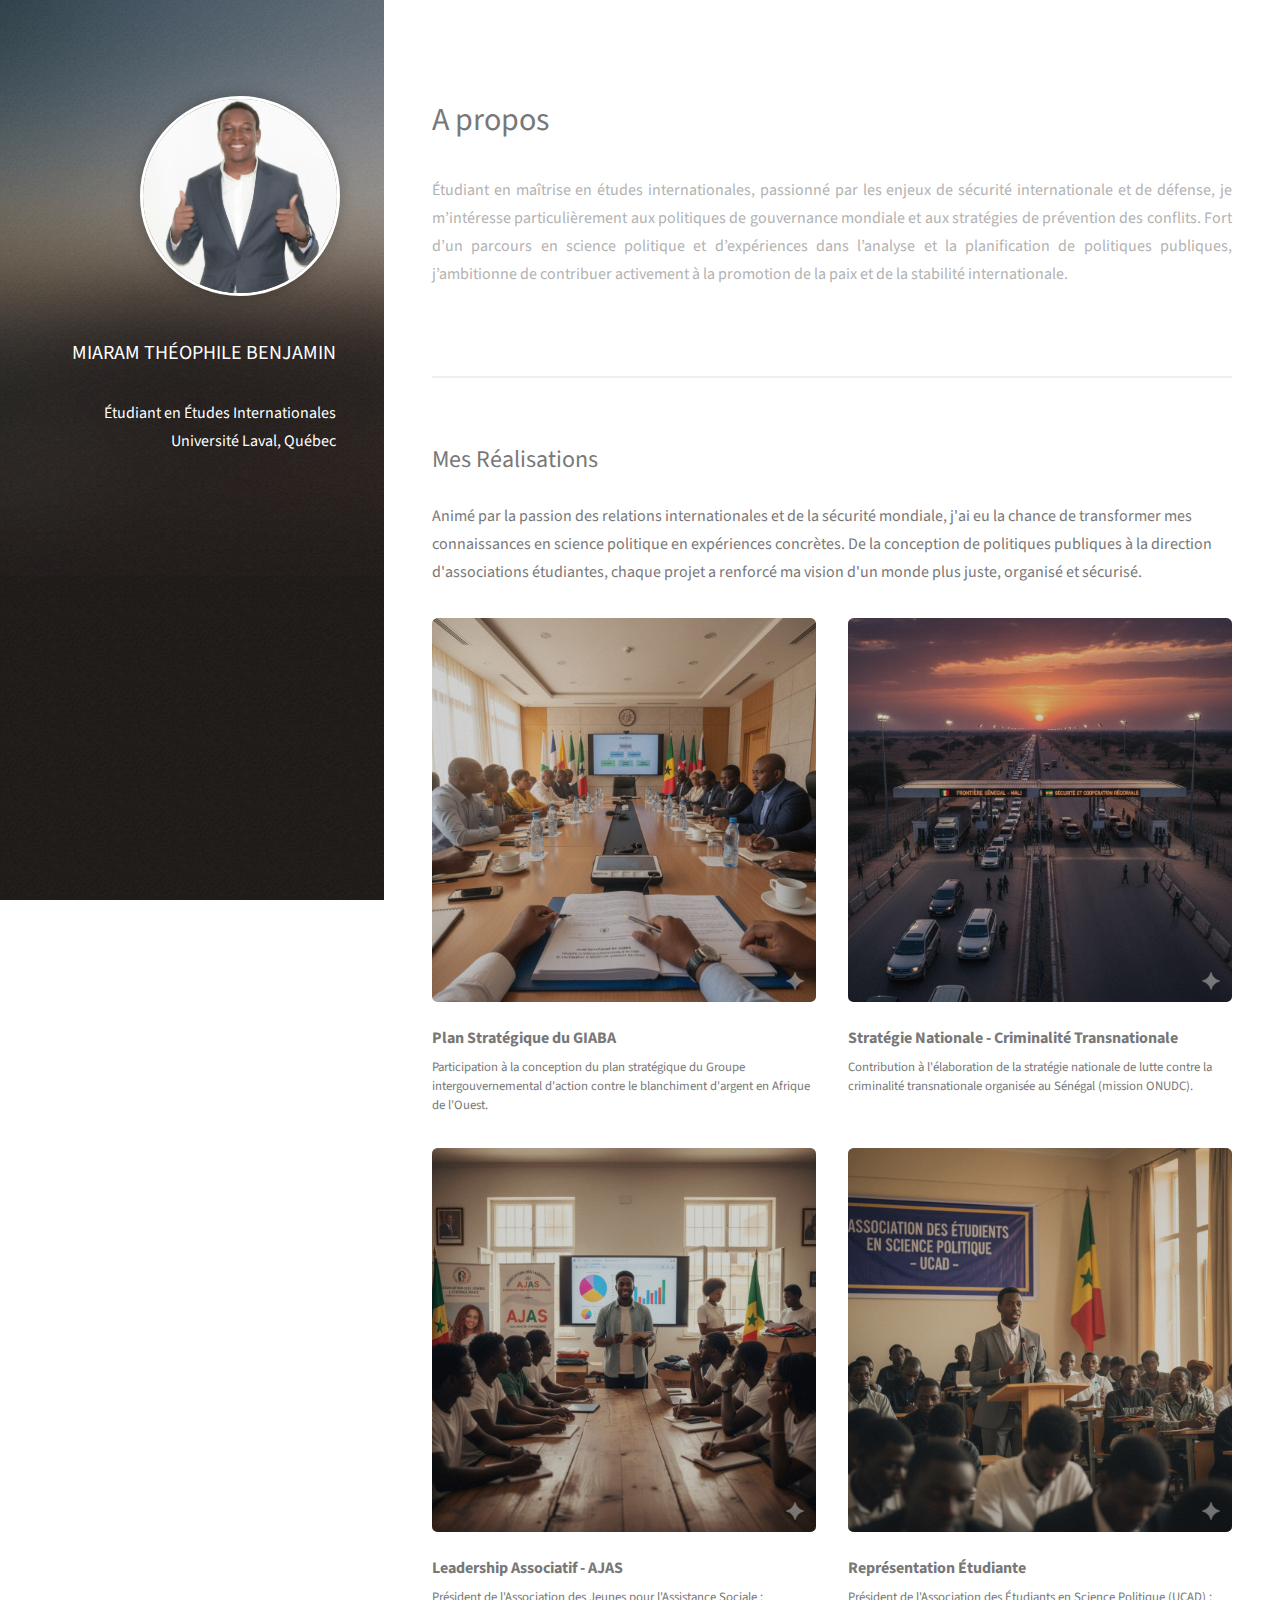
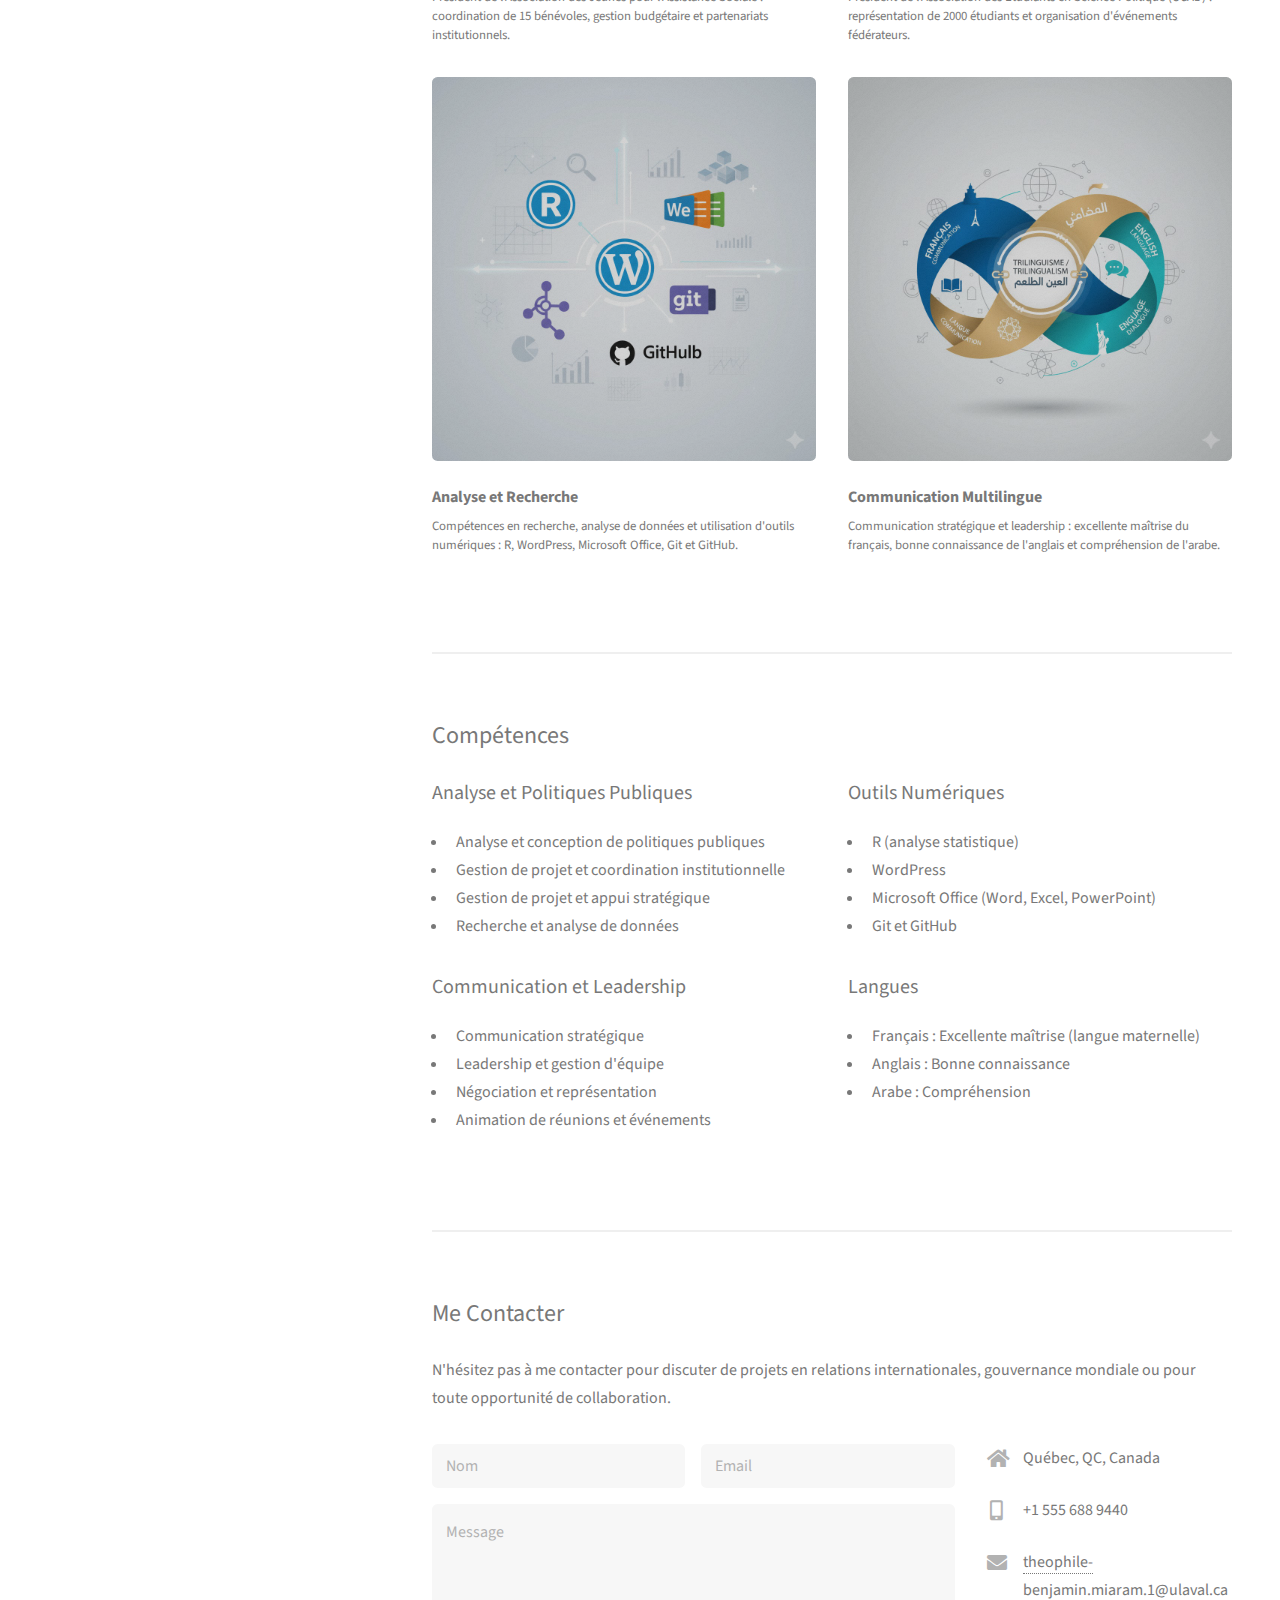
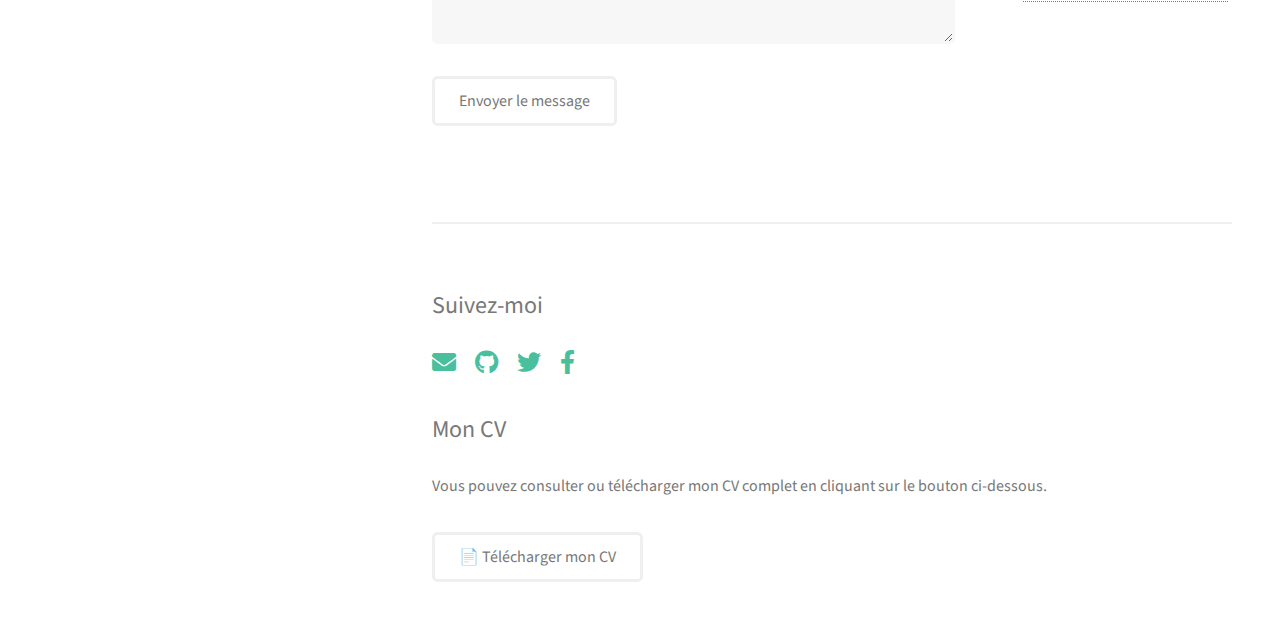
<file: index.html>
<!DOCTYPE HTML>
<!--
	Strata by HTML5 UP
	html5up.net | @ajlkn
	Free for personal and commercial use under the CCA 3.0 license (html5up.net/license)
-->
<html>
	<head>
		<title>Théophile Benjamin MIARAM</title>
		
		<meta charset="utf-8" />
		<meta name="viewport" content="width=device-width, initial-scale=1, user-scalable=no" />
		<link rel="stylesheet" href="assets/css/main.css" />
	</head>
	<body class="is-preload">

		<!-- Header -->
		<header id="header">
  <div class="inner">
    <a href="#" class="image avatar">
      <img src="images/portrait.jpg" alt="Portrait de Théophile Benjamin Miaram" />
    </a>
    <h1>
      <strong>MIARAM THÉOPHILE BENJAMIN</strong></h1><br/>
      <b>Étudiant en Études Internationales<br/>
      Université Laval, Québec<b>
    
  </div>
</header>

			</header>

		<!-- Main -->
			<div id="main">

				<!-- One -->
					<section id="one">
						<header class="major">
						<header class="major">
	<h2>A propos<br /></h2>
</header>
<p>Étudiant en maîtrise en études internationales, passionné par les enjeux de sécurité internationale et de défense, je m’intéresse particulièrement aux politiques de gouvernance mondiale et aux stratégies de prévention des conflits. Fort d’un parcours en science politique et d’expériences dans l’analyse et la planification de politiques publiques, j’ambitionne de contribuer activement à la promotion de la paix et de la stabilité internationale.</p>
<ul class="actions">
	
						</ul>
					</section>

				<!-- Two -->
					<!-- Two -->
<section id="two">
	<h2>Mes Réalisations</h2>
	<p>Animé par la passion des relations internationales et de la sécurité mondiale, j'ai eu la chance de transformer mes connaissances en science politique en expériences concrètes. De la conception de politiques publiques à la direction d'associations étudiantes, chaque projet a renforcé ma vision d'un monde plus juste, organisé et sécurisé.</p>
	
	<div class="row">
		<article class="col-6 col-12-xsmall work-item">
			<a href="images/Conception du plan stratégique.jpg" class="image fit thumb"><img src="images/Conception du plan stratégique.jpg" alt="" /></a>
			<h3>Plan Stratégique du GIABA</h3>
			<p>Participation à la conception du plan stratégique du Groupe intergouvernemental d'action contre le blanchiment d'argent en Afrique de l'Ouest.</p>
		</article>
		<article class="col-6 col-12-xsmall work-item">
			<a href="images/Stratégie.jpg" class="image fit thumb"><img src="images/Stratégie.jpg" alt="" /></a>
			<h3>Stratégie Nationale - Criminalité Transnationale</h3>
			<p>Contribution à l'élaboration de la stratégie nationale de lutte contre la criminalité transnationale organisée au Sénégal (mission ONUDC).</p>
		</article>
		<article class="col-6 col-12-xsmall work-item">
			<a href="images/AJAS.jpg" class="image fit thumb"><img src="images/AJAS.jpg" alt="" /></a>
			
			<h3>Leadership Associatif - AJAS</h3>
			<p>Président de l'Association des Jeunes pour l'Assistance Sociale : coordination de 15 bénévoles, gestion budgétaire et partenariats institutionnels.</p>
		</article>
		<article class="col-6 col-12-xsmall work-item">
			<a href="images/Association.jpg" class="image fit thumb"><img src="images/Association.jpg" alt="" /></a>
			<h3>Représentation Étudiante</h3>
			<p>Président de l'Association des Étudiants en Science Politique (UCAD) : représentation de 2000 étudiants et organisation d'événements fédérateurs.</p>
		</article>
		<article class="col-6 col-12-xsmall work-item">
			<a href="images/R.jpg" class="image fit thumb"><img src="images/R.jpg" alt="" /></a>
			<h3>Analyse et Recherche</h3>
			<p>Compétences en recherche, analyse de données et utilisation d'outils numériques : R, WordPress, Microsoft Office, Git et GitHub.</p>
		</article>
		<article class="col-6 col-12-xsmall work-item">
			<a href="images/langue.jpg" class="image fit thumb"><img src="images/langue.jpg" alt="" /></a>
			<h3>Communication Multilingue</h3>
			<p>Communication stratégique et leadership : excellente maîtrise du français, bonne connaissance de l'anglais et compréhension de l'arabe.</p>
		</article>
	</div>
</section>
<!-- Compétences -->
<section id="competences">
	<h2>Compétences</h2>
	<div class="row">
		<div class="col-6 col-12-small">
			<h3>Analyse et Politiques Publiques</h3>
			<ul>
				<li>Analyse et conception de politiques publiques</li>
				<li>Gestion de projet et coordination institutionnelle</li>
				<li>Gestion de projet et appui stratégique</li>
				<li>Recherche et analyse de données</li>
			</ul>
		</div>
		<div class="col-6 col-12-small">
			<h3>Outils Numériques</h3>
			<ul>
				<li>R (analyse statistique)</li>
				<li>WordPress</li>
				<li>Microsoft Office (Word, Excel, PowerPoint)</li>
				<li>Git et GitHub</li>
			</ul>
		</div>
	</div>
	<div class="row">
		<div class="col-6 col-12-small">
			<h3>Communication et Leadership</h3>
			<ul>
				<li>Communication stratégique</li>
				<li>Leadership et gestion d'équipe</li>
				<li>Négociation et représentation</li>
				<li>Animation de réunions et événements</li>
			</ul>
		</div>
		<div class="col-6 col-12-small">
			<h3>Langues</h3>
			<ul>
				<li><strong>Français :</strong> Excellente maîtrise (langue maternelle)</li>
				<li><strong>Anglais :</strong> Bonne connaissance</li>
				<li><strong>Arabe :</strong> Compréhension</li>
			</ul>
		</div>
	</div>
</section>
					</section>

				<!-- Three -->
					<!-- Three -->
<section id="three">
	<h2>Me Contacter</h2>
	<p>N'hésitez pas à me contacter pour discuter de projets en relations internationales, gouvernance mondiale ou pour toute opportunité de collaboration.</p>
	<div class="row">
		<div class="col-8 col-12-small">
			<form method="post" action="#">
				<div class="row gtr-uniform gtr-50">
					<div class="col-6 col-12-xsmall"><input type="text" name="name" id="name" placeholder="Nom" /></div>
					<div class="col-6 col-12-xsmall"><input type="email" name="email" id="email" placeholder="Email" /></div>
					<div class="col-12"><textarea name="message" id="message" placeholder="Message" rows="4"></textarea></div>
				</div>
			</form>
			<ul class="actions">
				<li><input type="submit" value="Envoyer le message" /></li>
			</ul>
		</div>
		<div class="col-4 col-12-small">
			<ul class="labeled-icons">
				<li>
					<h3 class="icon solid fa-home"><span class="label">Adresse</span></h3>
					Québec, QC, Canada
				</li>
				<li>
					<h3 class="icon solid fa-mobile-alt"><span class="label">Téléphone</span></h3>
					+1 555 688 9440
				</li>
				<li>
					<h3 class="icon solid fa-envelope"><span class="label">Email</span></h3>
					<a href="mailto:theophilebenjamin7@gmail.com">theophile-benjamin.miaram.1@ulaval.ca</a>
				</li>
			</ul>
		</div>
	</div>
</section>
					</section>

			<!Four >
<section id="four">
	<!-- Four -->
<section id="four">
	<h2>Suivez-moi</h2>
	<ul class="icons">
		<li><a href="mailto:theophile-benjamin.miaram.1@ulaval.ca" class="icon solid fa-envelope"><span class="label">Email</span></a></li>
		<li><a href="https://github.com/Theo20000611" class="icon brands fa-github"><span class="label">Github</span></a></li>
		<li><a href="https://x.com/benjaminmiaram?s=21" class="icon brands fa-twitter"><span class="label">Twitter</span></a></li>
		<li><a href="https://www.facebook.com/share/17ZFgxFAKt/?mibextid=wwXIfr" class="icon brands fa-facebook-f"><span class="label">Facebook</span></a></li>
		
	</ul>
<div class="cv-section">
  <h2>Mon CV</h2>
  <p>Vous pouvez consulter ou télécharger mon CV complet en cliquant sur le bouton ci-dessous.</p>
  <a href="CV.pdf" class="button" target="_blank">📄 Télécharger mon CV</a>
</div>

</html>
</file>
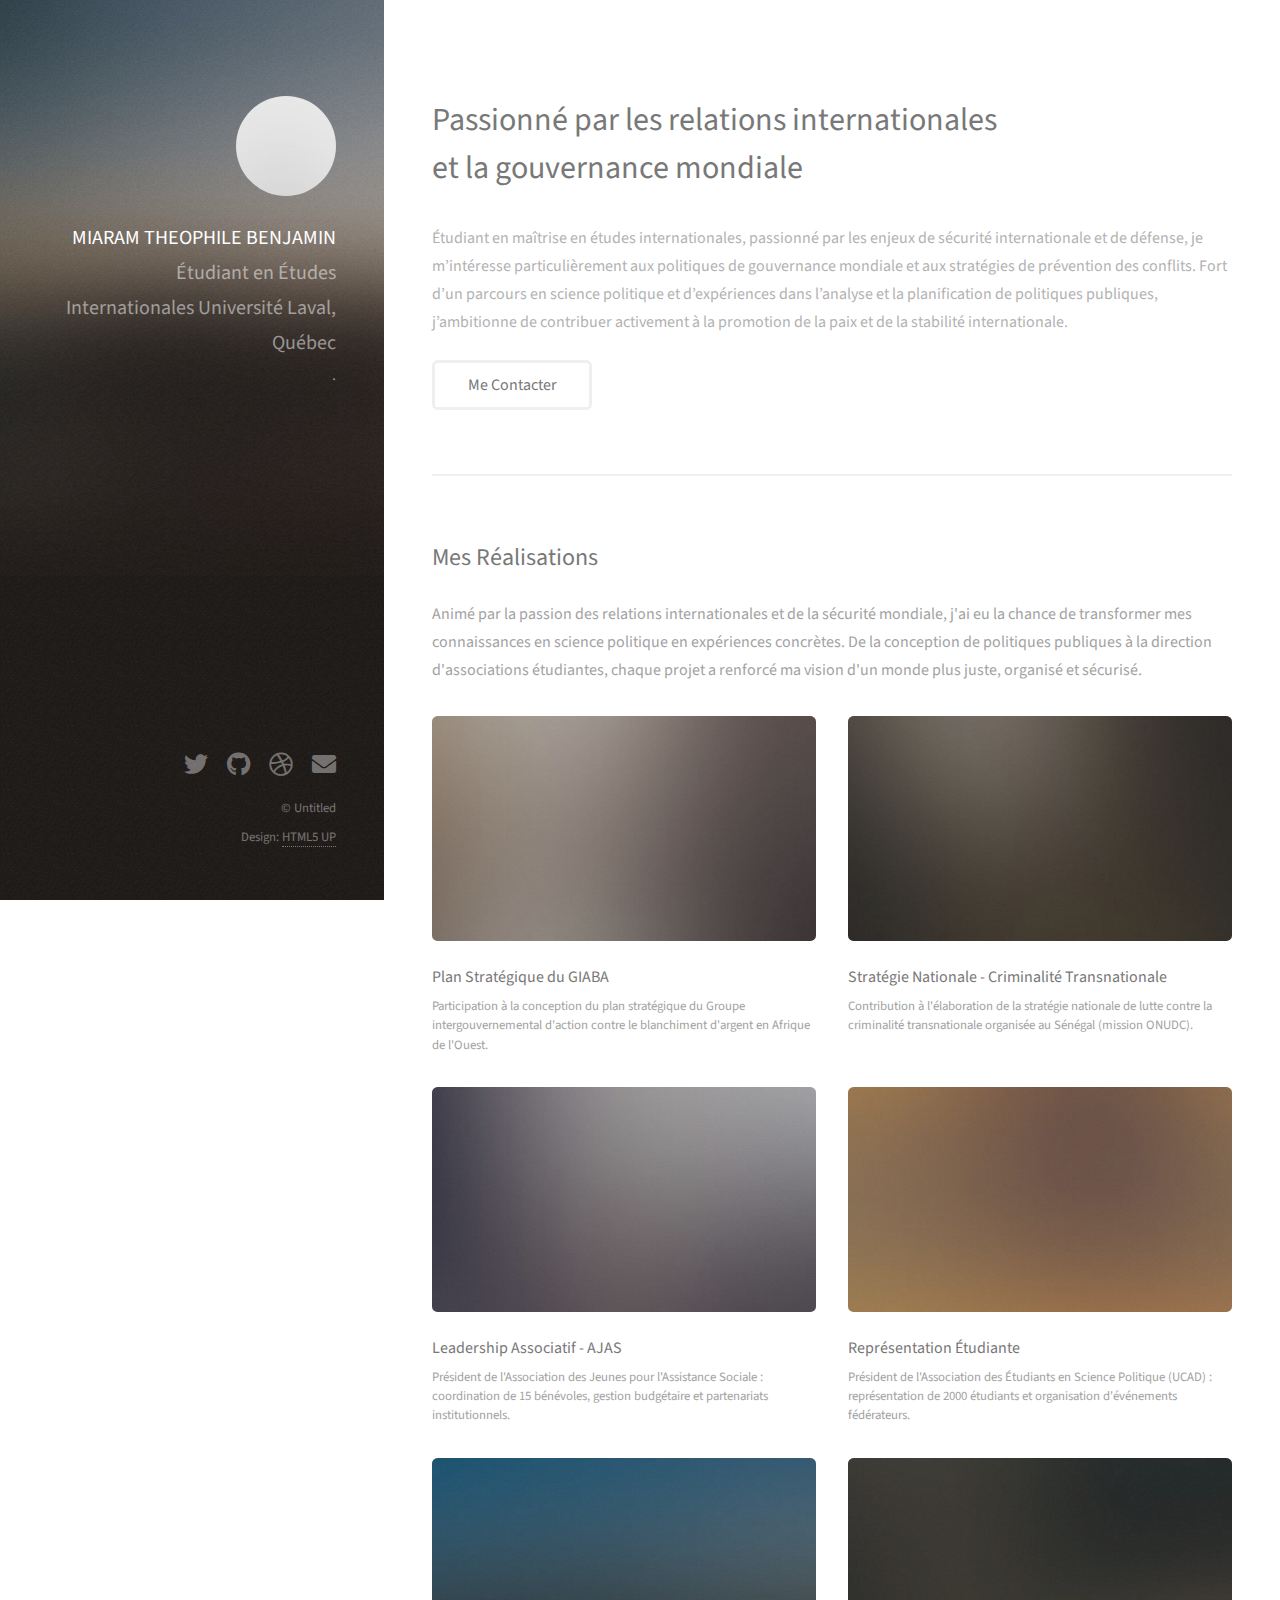
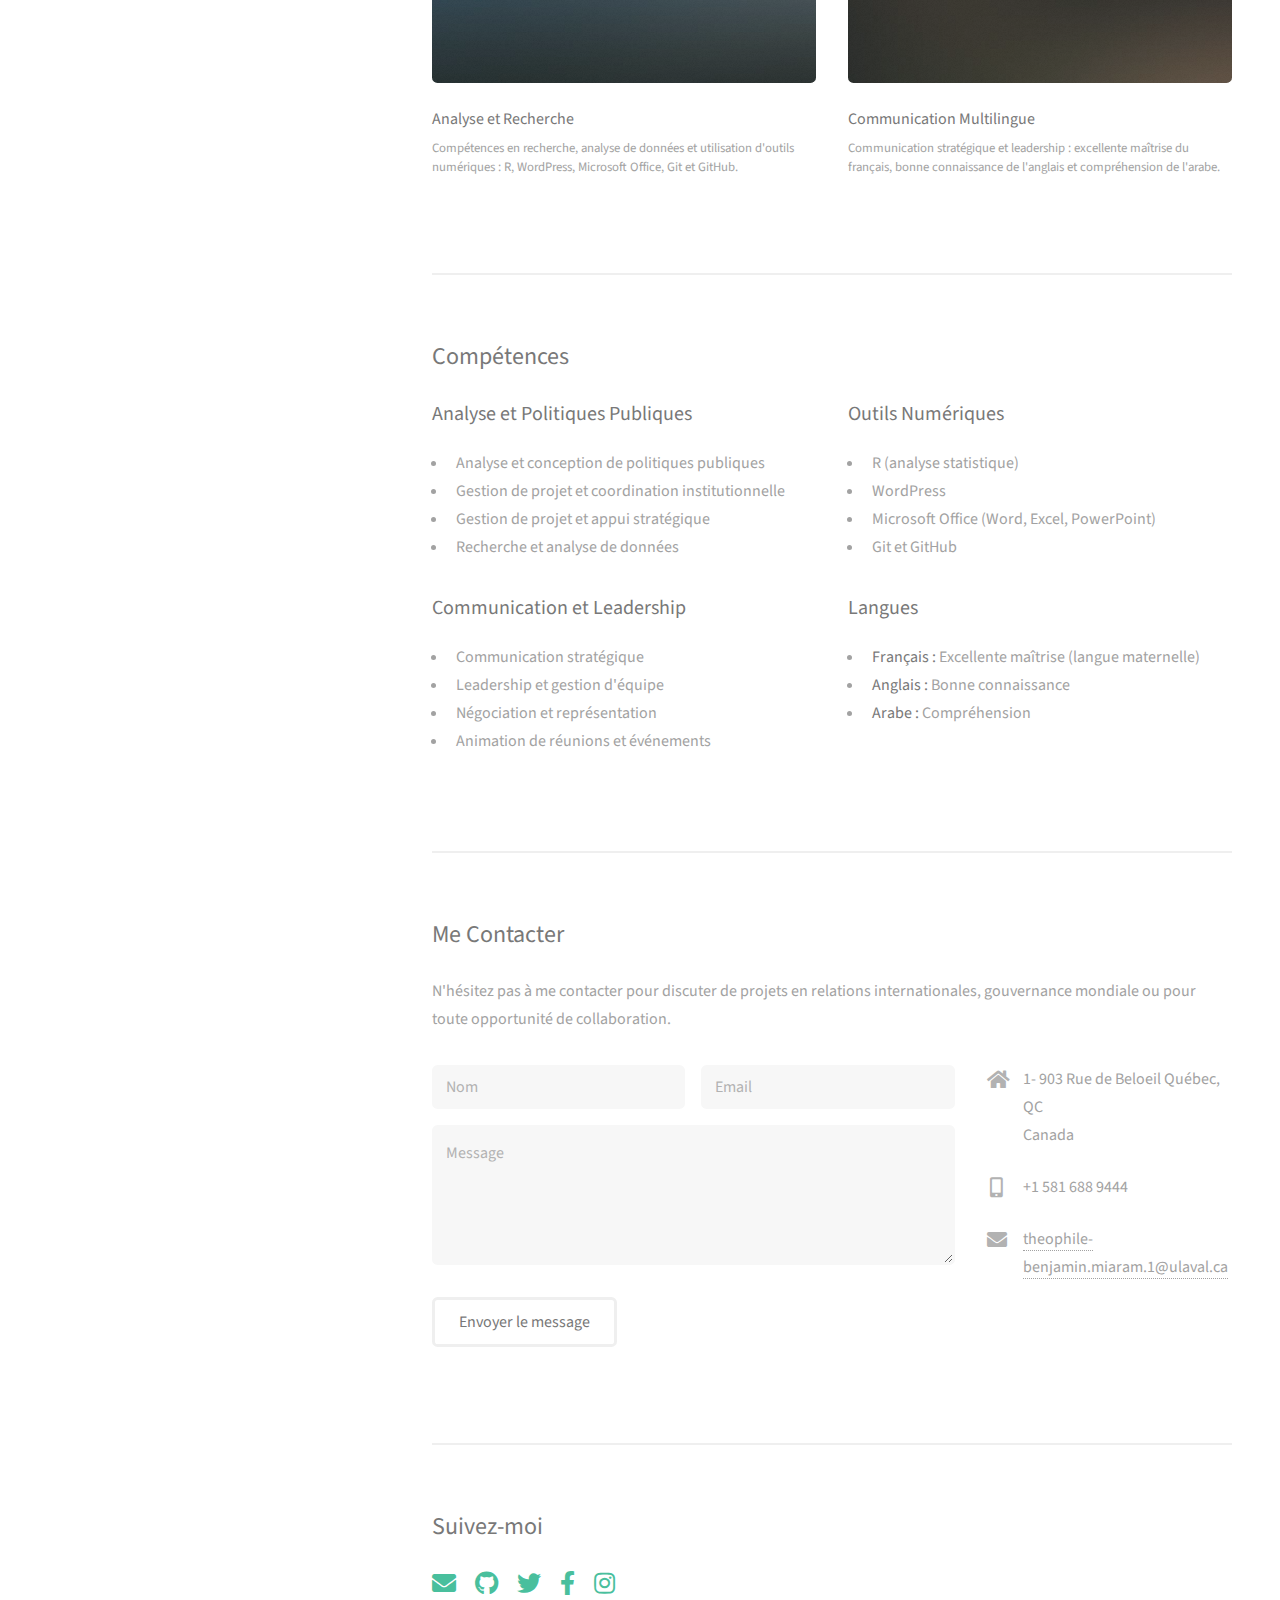
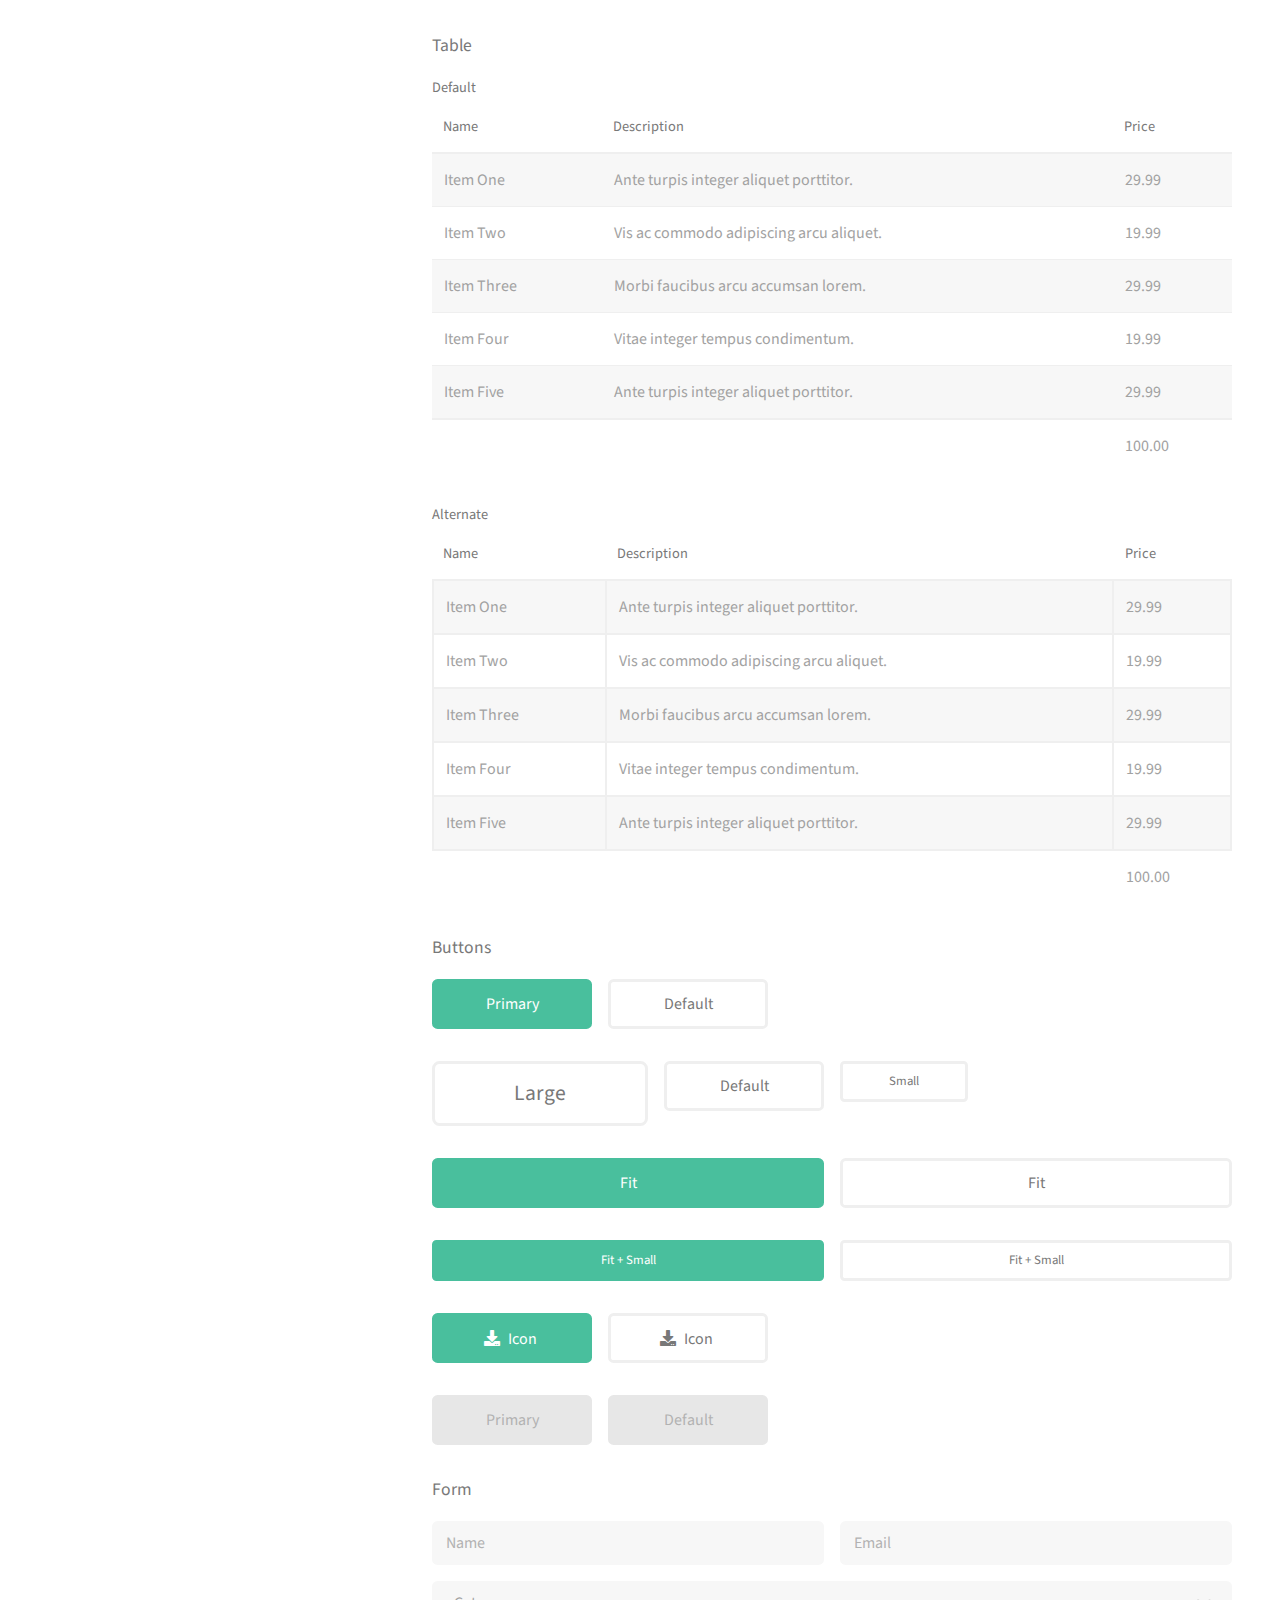
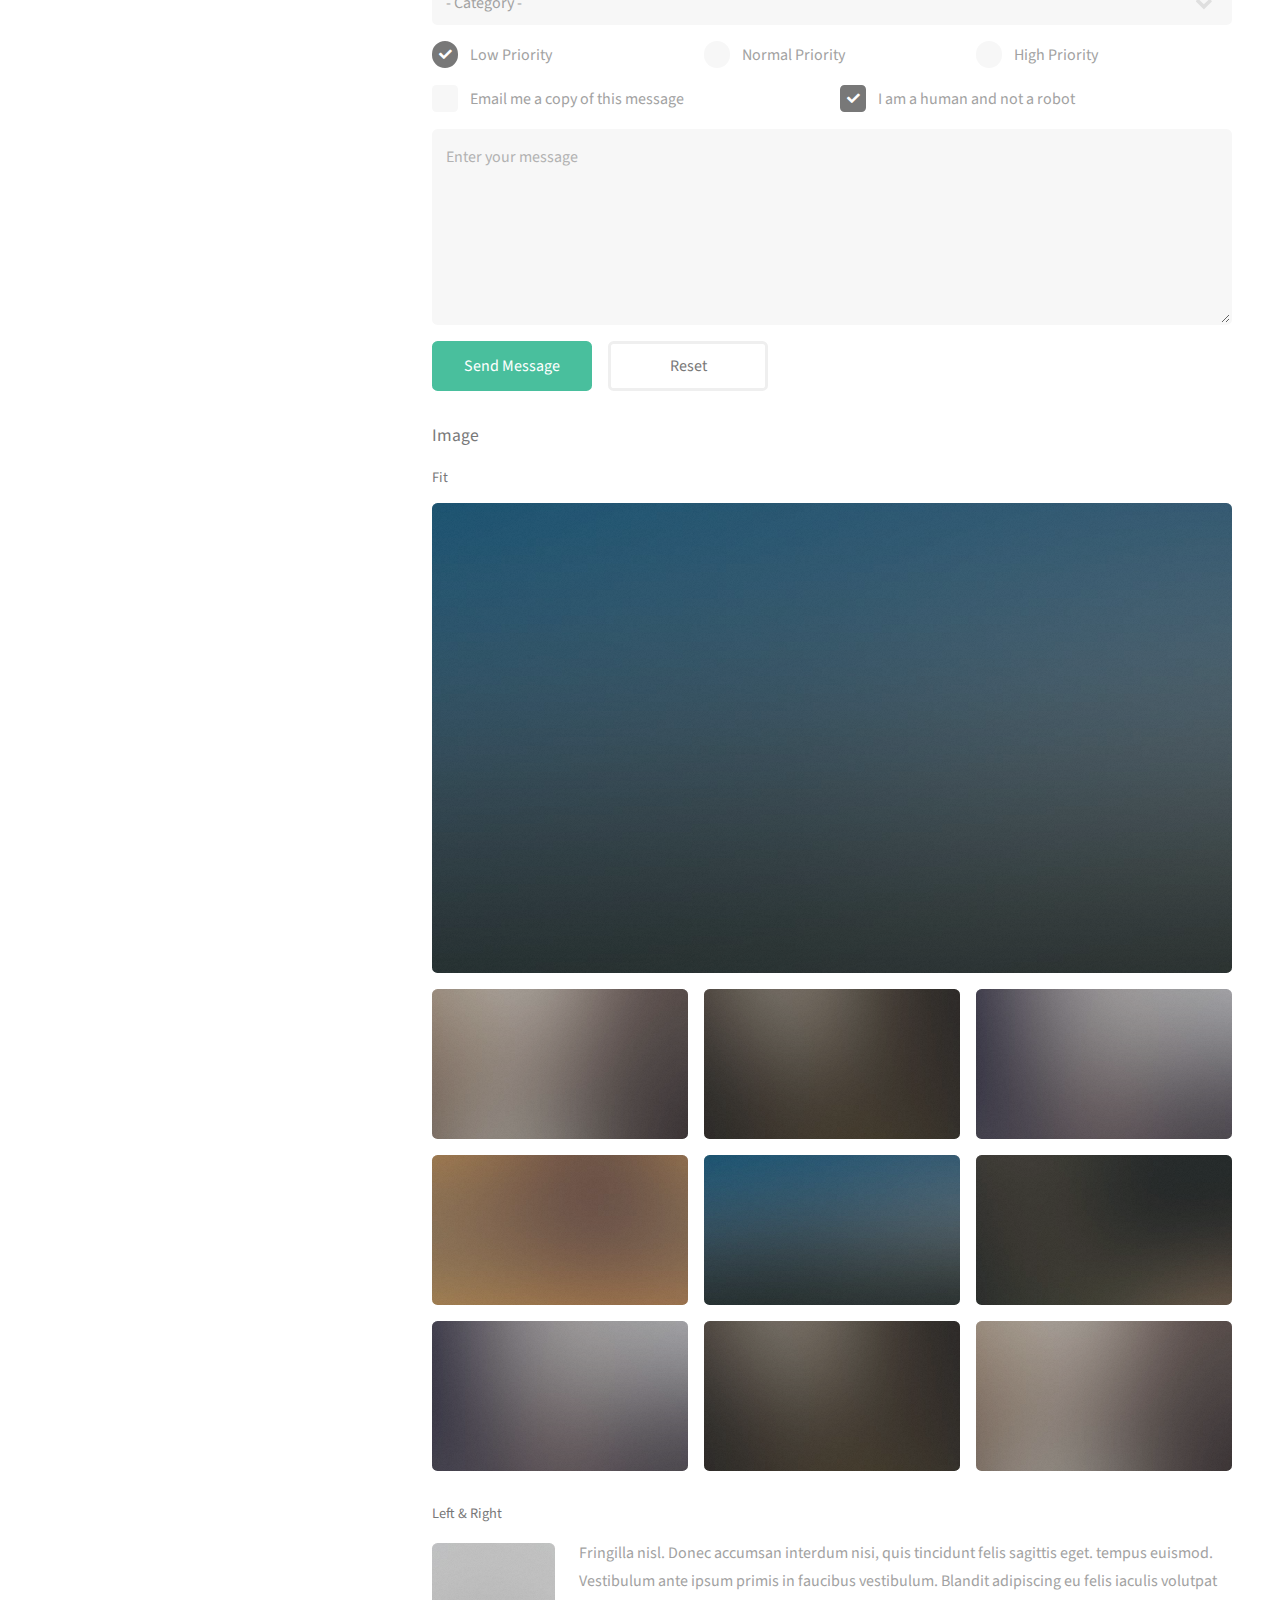
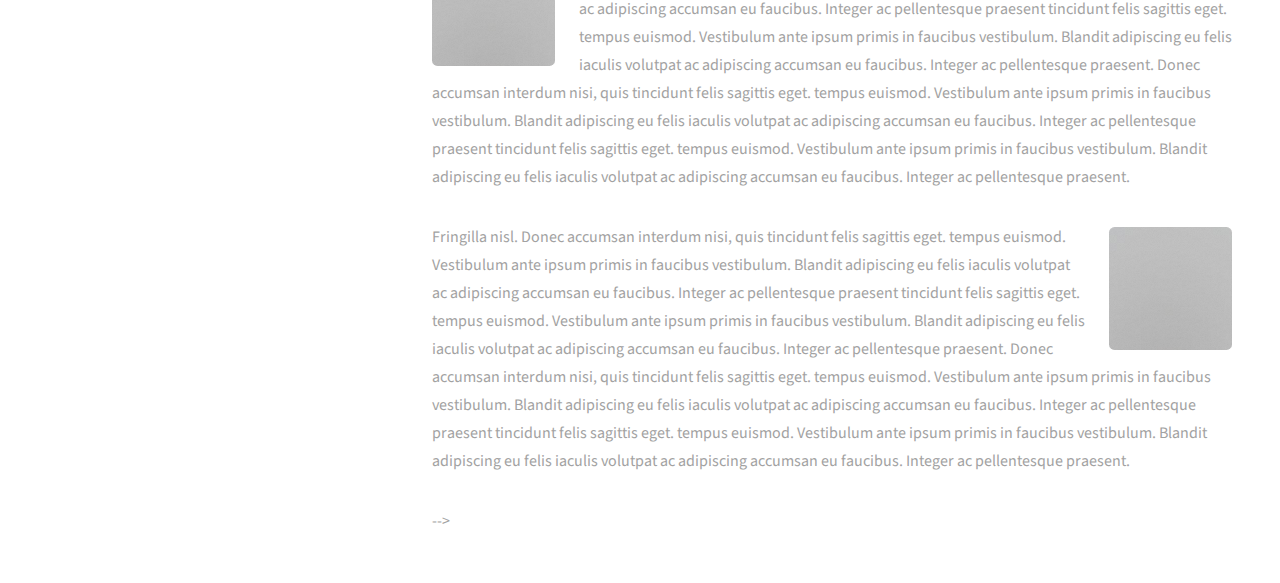
<file: Site Internet/index.html>
<!DOCTYPE HTML>
<!--
	Strata by HTML5 UP
	html5up.net | @ajlkn
	Free for personal and commercial use under the CCA 3.0 license (html5up.net/license)
-->
<html>
	<head>
		<title>Théophile Benjamin MIARAM - Étudiant en Études Internationales</title>
		<meta charset="utf-8" />
		<meta name="viewport" content="width=device-width, initial-scale=1, user-scalable=no" />
		<link rel="stylesheet" href="assets/css/main.css" />
	</head>
	<body class="is-preload">

		<!-- Header -->
			<header id="header">
				<div class="inner">
					<a href="#" class="image avatar"><img src="images/avatar.jpg" alt="" /></a>
					<h1><h1><strong>MIARAM THEOPHILE BENJAMIN</strong><br />
Étudiant en Études Internationales<br />
Université Laval, Québec</h1>.</h1>
				</div>
			</header>

		<!-- Main -->
			<div id="main">

				<!-- One -->
					<section id="one">
						<header class="major">
						<header class="major">
	<h2>Passionné par les relations internationales<br />
	et la gouvernance mondiale</h2>
</header>
<p>Étudiant en maîtrise en études internationales, passionné par les enjeux de sécurité internationale et de défense, je m’intéresse particulièrement aux politiques de gouvernance mondiale et aux stratégies de prévention des conflits. Fort d’un parcours en science politique et d’expériences dans l’analyse et la planification de politiques publiques, j’ambitionne de contribuer activement à la promotion de la paix et de la stabilité internationale.</p>
<ul class="actions">
	<li><a href="#three" class="button">Me Contacter</a></li>
</ul>
						</ul>
					</section>

				<!-- Two -->
					<!-- Two -->
<section id="two">
	<h2>Mes Réalisations</h2>
	<p>Animé par la passion des relations internationales et de la sécurité mondiale, j'ai eu la chance de transformer mes connaissances en science politique en expériences concrètes. De la conception de politiques publiques à la direction d'associations étudiantes, chaque projet a renforcé ma vision d'un monde plus juste, organisé et sécurisé.</p>
	
	<div class="row">
		<article class="col-6 col-12-xsmall work-item">
			<a href="images/fulls/01.jpg" class="image fit thumb"><img src="images/thumbs/01.jpg" alt="" /></a>
			<h3>Plan Stratégique du GIABA</h3>
			<p>Participation à la conception du plan stratégique du Groupe intergouvernemental d'action contre le blanchiment d'argent en Afrique de l'Ouest.</p>
		</article>
		<article class="col-6 col-12-xsmall work-item">
			<a href="images/fulls/02.jpg" class="image fit thumb"><img src="images/thumbs/02.jpg" alt="" /></a>
			<h3>Stratégie Nationale - Criminalité Transnationale</h3>
			<p>Contribution à l'élaboration de la stratégie nationale de lutte contre la criminalité transnationale organisée au Sénégal (mission ONUDC).</p>
		</article>
		<article class="col-6 col-12-xsmall work-item">
			<a href="images/fulls/03.jpg" class="image fit thumb"><img src="images/thumbs/03.jpg" alt="" /></a>
			<h3>Leadership Associatif - AJAS</h3>
			<p>Président de l'Association des Jeunes pour l'Assistance Sociale : coordination de 15 bénévoles, gestion budgétaire et partenariats institutionnels.</p>
		</article>
		<article class="col-6 col-12-xsmall work-item">
			<a href="images/fulls/04.jpg" class="image fit thumb"><img src="images/thumbs/04.jpg" alt="" /></a>
			<h3>Représentation Étudiante</h3>
			<p>Président de l'Association des Étudiants en Science Politique (UCAD) : représentation de 2000 étudiants et organisation d'événements fédérateurs.</p>
		</article>
		<article class="col-6 col-12-xsmall work-item">
			<a href="images/fulls/05.jpg" class="image fit thumb"><img src="images/thumbs/05.jpg" alt="" /></a>
			<h3>Analyse et Recherche</h3>
			<p>Compétences en recherche, analyse de données et utilisation d'outils numériques : R, WordPress, Microsoft Office, Git et GitHub.</p>
		</article>
		<article class="col-6 col-12-xsmall work-item">
			<a href="images/fulls/06.jpg" class="image fit thumb"><img src="images/thumbs/06.jpg" alt="" /></a>
			<h3>Communication Multilingue</h3>
			<p>Communication stratégique et leadership : excellente maîtrise du français, bonne connaissance de l'anglais et compréhension de l'arabe.</p>
		</article>
	</div>
</section>
<!-- Compétences -->
<section id="competences">
	<h2>Compétences</h2>
	<div class="row">
		<div class="col-6 col-12-small">
			<h3>Analyse et Politiques Publiques</h3>
			<ul>
				<li>Analyse et conception de politiques publiques</li>
				<li>Gestion de projet et coordination institutionnelle</li>
				<li>Gestion de projet et appui stratégique</li>
				<li>Recherche et analyse de données</li>
			</ul>
		</div>
		<div class="col-6 col-12-small">
			<h3>Outils Numériques</h3>
			<ul>
				<li>R (analyse statistique)</li>
				<li>WordPress</li>
				<li>Microsoft Office (Word, Excel, PowerPoint)</li>
				<li>Git et GitHub</li>
			</ul>
		</div>
	</div>
	<div class="row">
		<div class="col-6 col-12-small">
			<h3>Communication et Leadership</h3>
			<ul>
				<li>Communication stratégique</li>
				<li>Leadership et gestion d'équipe</li>
				<li>Négociation et représentation</li>
				<li>Animation de réunions et événements</li>
			</ul>
		</div>
		<div class="col-6 col-12-small">
			<h3>Langues</h3>
			<ul>
				<li><strong>Français :</strong> Excellente maîtrise (langue maternelle)</li>
				<li><strong>Anglais :</strong> Bonne connaissance</li>
				<li><strong>Arabe :</strong> Compréhension</li>
			</ul>
		</div>
	</div>
</section>
					</section>

				<!-- Three -->
					<!-- Three -->
<section id="three">
	<h2>Me Contacter</h2>
	<p>N'hésitez pas à me contacter pour discuter de projets en relations internationales, gouvernance mondiale ou pour toute opportunité de collaboration.</p>
	<div class="row">
		<div class="col-8 col-12-small">
			<form method="post" action="#">
				<div class="row gtr-uniform gtr-50">
					<div class="col-6 col-12-xsmall"><input type="text" name="name" id="name" placeholder="Nom" /></div>
					<div class="col-6 col-12-xsmall"><input type="email" name="email" id="email" placeholder="Email" /></div>
					<div class="col-12"><textarea name="message" id="message" placeholder="Message" rows="4"></textarea></div>
				</div>
			</form>
			<ul class="actions">
				<li><input type="submit" value="Envoyer le message" /></li>
			</ul>
		</div>
		<div class="col-4 col-12-small">
			<ul class="labeled-icons">
				<li>
					<h3 class="icon solid fa-home"><span class="label">Adresse</span></h3>
					1- 903 Rue de Beloeil Québec, QC<br />
					Canada
				</li>
				<li>
					<h3 class="icon solid fa-mobile-alt"><span class="label">Téléphone</span></h3>
					+1 581 688 9444
				</li>
				<li>
					<h3 class="icon solid fa-envelope"><span class="label">Email</span></h3>
					<a href="mailto:theophilebenjamin7@gmail.com">theophile-benjamin.miaram.1@ulaval.ca</a>
				</li>
			</ul>
		</div>
	</div>
</section>
					</section>

			<!Four >
<section id="four">
	<!-- Four -->
<section id="four">
	<h2>Suivez-moi</h2>
	<ul class="icons">
		<li><a href="theophile-benjamin.miaram.1@ulaval.ca" class="icon solid fa-envelope"><span class="label">Email</span></a></li>
		<li><a href="VOTRE_LIEN_GITHUB" class="icon brands fa-github"><span class="label">Github</span></a></li>
		<li><a href="VOTRE_LIEN_TWITTER" class="icon brands fa-twitter"><span class="label">Twitter</span></a></li>
		<li><a href="VOTRE_LIEN_FACEBOOK" class="icon brands fa-facebook-f"><span class="label">Facebook</span></a></li>
		<li><a href="VOTRE_LIEN_INSTAGRAM" class="icon brands fa-instagram"><span class="label">Instagram</span></a></li>
	</ul>
</section>
						
						<section>
							<h4>Table</h4>
							<h5>Default</h5>
							<div class="table-wrapper">
								<table>
									<thead>
										<tr>
											<th>Name</th>
											<th>Description</th>
											<th>Price</th>
										</tr>
									</thead>
									<tbody>
										<tr>
											<td>Item One</td>
											<td>Ante turpis integer aliquet porttitor.</td>
											<td>29.99</td>
										</tr>
										<tr>
											<td>Item Two</td>
											<td>Vis ac commodo adipiscing arcu aliquet.</td>
											<td>19.99</td>
										</tr>
										<tr>
											<td>Item Three</td>
											<td> Morbi faucibus arcu accumsan lorem.</td>
											<td>29.99</td>
										</tr>
										<tr>
											<td>Item Four</td>
											<td>Vitae integer tempus condimentum.</td>
											<td>19.99</td>
										</tr>
										<tr>
											<td>Item Five</td>
											<td>Ante turpis integer aliquet porttitor.</td>
											<td>29.99</td>
										</tr>
									</tbody>
									<tfoot>
										<tr>
											<td colspan="2"></td>
											<td>100.00</td>
										</tr>
									</tfoot>
								</table>
							</div>

							<h5>Alternate</h5>
							<div class="table-wrapper">
								<table class="alt">
									<thead>
										<tr>
											<th>Name</th>
											<th>Description</th>
											<th>Price</th>
										</tr>
									</thead>
									<tbody>
										<tr>
											<td>Item One</td>
											<td>Ante turpis integer aliquet porttitor.</td>
											<td>29.99</td>
										</tr>
										<tr>
											<td>Item Two</td>
											<td>Vis ac commodo adipiscing arcu aliquet.</td>
											<td>19.99</td>
										</tr>
										<tr>
											<td>Item Three</td>
											<td> Morbi faucibus arcu accumsan lorem.</td>
											<td>29.99</td>
										</tr>
										<tr>
											<td>Item Four</td>
											<td>Vitae integer tempus condimentum.</td>
											<td>19.99</td>
										</tr>
										<tr>
											<td>Item Five</td>
											<td>Ante turpis integer aliquet porttitor.</td>
											<td>29.99</td>
										</tr>
									</tbody>
									<tfoot>
										<tr>
											<td colspan="2"></td>
											<td>100.00</td>
										</tr>
									</tfoot>
								</table>
							</div>
						</section>

						<section>
							<h4>Buttons</h4>
							<ul class="actions">
								<li><a href="#" class="button primary">Primary</a></li>
								<li><a href="#" class="button">Default</a></li>
							</ul>
							<ul class="actions">
								<li><a href="#" class="button large">Large</a></li>
								<li><a href="#" class="button">Default</a></li>
								<li><a href="#" class="button small">Small</a></li>
							</ul>
							<ul class="actions fit">
								<li><a href="#" class="button primary fit">Fit</a></li>
								<li><a href="#" class="button fit">Fit</a></li>
							</ul>
							<ul class="actions fit small">
								<li><a href="#" class="button primary fit small">Fit + Small</a></li>
								<li><a href="#" class="button fit small">Fit + Small</a></li>
							</ul>
							<ul class="actions">
								<li><a href="#" class="button primary icon solid fa-download">Icon</a></li>
								<li><a href="#" class="button icon solid fa-download">Icon</a></li>
							</ul>
							<ul class="actions">
								<li><span class="button primary disabled">Primary</span></li>
								<li><span class="button disabled">Default</span></li>
							</ul>
						</section>

						<section>
							<h4>Form</h4>
							<form method="post" action="#">
								<div class="row gtr-uniform gtr-50">
									<div class="col-6 col-12-xsmall">
										<input type="text" name="demo-name" id="demo-name" value="" placeholder="Name" />
									</div>
									<div class="col-6 col-12-xsmall">
										<input type="email" name="demo-email" id="demo-email" value="" placeholder="Email" />
									</div>
									<div class="col-12">
										<select name="demo-category" id="demo-category">
											<option value="">- Category -</option>
											<option value="1">Manufacturing</option>
											<option value="1">Shipping</option>
											<option value="1">Administration</option>
											<option value="1">Human Resources</option>
										</select>
									</div>
									<div class="col-4 col-12-small">
										<input type="radio" id="demo-priority-low" name="demo-priority" checked>
										<label for="demo-priority-low">Low Priority</label>
									</div>
									<div class="col-4 col-12-small">
										<input type="radio" id="demo-priority-normal" name="demo-priority">
										<label for="demo-priority-normal">Normal Priority</label>
									</div>
									<div class="col-4 col-12-small">
										<input type="radio" id="demo-priority-high" name="demo-priority">
										<label for="demo-priority-high">High Priority</label>
									</div>
									<div class="col-6 col-12-small">
										<input type="checkbox" id="demo-copy" name="demo-copy">
										<label for="demo-copy">Email me a copy of this message</label>
									</div>
									<div class="col-6 col-12-small">
										<input type="checkbox" id="demo-human" name="demo-human" checked>
										<label for="demo-human">I am a human and not a robot</label>
									</div>
									<div class="col-12">
										<textarea name="demo-message" id="demo-message" placeholder="Enter your message" rows="6"></textarea>
									</div>
									<div class="col-12">
										<ul class="actions">
											<li><input type="submit" value="Send Message" class="primary" /></li>
											<li><input type="reset" value="Reset" /></li>
										</ul>
									</div>
								</div>
							</form>
						</section>

						<section>
							<h4>Image</h4>
							<h5>Fit</h5>
							<div class="box alt">
								<div class="row gtr-50 gtr-uniform">
									<div class="col-12"><span class="image fit"><img src="images/fulls/05.jpg" alt="" /></span></div>
									<div class="col-4"><span class="image fit"><img src="images/thumbs/01.jpg" alt="" /></span></div>
									<div class="col-4"><span class="image fit"><img src="images/thumbs/02.jpg" alt="" /></span></div>
									<div class="col-4"><span class="image fit"><img src="images/thumbs/03.jpg" alt="" /></span></div>
									<div class="col-4"><span class="image fit"><img src="images/thumbs/04.jpg" alt="" /></span></div>
									<div class="col-4"><span class="image fit"><img src="images/thumbs/05.jpg" alt="" /></span></div>
									<div class="col-4"><span class="image fit"><img src="images/thumbs/06.jpg" alt="" /></span></div>
									<div class="col-4"><span class="image fit"><img src="images/thumbs/03.jpg" alt="" /></span></div>
									<div class="col-4"><span class="image fit"><img src="images/thumbs/02.jpg" alt="" /></span></div>
									<div class="col-4"><span class="image fit"><img src="images/thumbs/01.jpg" alt="" /></span></div>
								</div>
							</div>
							<h5>Left &amp; Right</h5>
							<p><span class="image left"><img src="images/avatar.jpg" alt="" /></span>Fringilla nisl. Donec accumsan interdum nisi, quis tincidunt felis sagittis eget. tempus euismod. Vestibulum ante ipsum primis in faucibus vestibulum. Blandit adipiscing eu felis iaculis volutpat ac adipiscing accumsan eu faucibus. Integer ac pellentesque praesent tincidunt felis sagittis eget. tempus euismod. Vestibulum ante ipsum primis in faucibus vestibulum. Blandit adipiscing eu felis iaculis volutpat ac adipiscing accumsan eu faucibus. Integer ac pellentesque praesent. Donec accumsan interdum nisi, quis tincidunt felis sagittis eget. tempus euismod. Vestibulum ante ipsum primis in faucibus vestibulum. Blandit adipiscing eu felis iaculis volutpat ac adipiscing accumsan eu faucibus. Integer ac pellentesque praesent tincidunt felis sagittis eget. tempus euismod. Vestibulum ante ipsum primis in faucibus vestibulum. Blandit adipiscing eu felis iaculis volutpat ac adipiscing accumsan eu faucibus. Integer ac pellentesque praesent.</p>
							<p><span class="image right"><img src="images/avatar.jpg" alt="" /></span>Fringilla nisl. Donec accumsan interdum nisi, quis tincidunt felis sagittis eget. tempus euismod. Vestibulum ante ipsum primis in faucibus vestibulum. Blandit adipiscing eu felis iaculis volutpat ac adipiscing accumsan eu faucibus. Integer ac pellentesque praesent tincidunt felis sagittis eget. tempus euismod. Vestibulum ante ipsum primis in faucibus vestibulum. Blandit adipiscing eu felis iaculis volutpat ac adipiscing accumsan eu faucibus. Integer ac pellentesque praesent. Donec accumsan interdum nisi, quis tincidunt felis sagittis eget. tempus euismod. Vestibulum ante ipsum primis in faucibus vestibulum. Blandit adipiscing eu felis iaculis volutpat ac adipiscing accumsan eu faucibus. Integer ac pellentesque praesent tincidunt felis sagittis eget. tempus euismod. Vestibulum ante ipsum primis in faucibus vestibulum. Blandit adipiscing eu felis iaculis volutpat ac adipiscing accumsan eu faucibus. Integer ac pellentesque praesent.</p>
						</section>

					</section>
				-->

			</div>

		<!-- Footer -->
			<footer id="footer">
				<div class="inner">
					<ul class="icons">
						<li><a href="#" class="icon brands fa-twitter"><span class="label">Twitter</span></a></li>
						<li><a href="#" class="icon brands fa-github"><span class="label">Github</span></a></li>
						<li><a href="#" class="icon brands fa-dribbble"><span class="label">Dribbble</span></a></li>
						<li><a href="#" class="icon solid fa-envelope"><span class="label">Email</span></a></li>
					</ul>
					<ul class="copyright">
						<li>&copy; Untitled</li><li>Design: <a href="http://html5up.net">HTML5 UP</a></li>
					</ul>
				</div>
			</footer>

		<!-- Scripts -->
			<script src="assets/js/jquery.min.js"></script>
			<script src="assets/js/jquery.poptrox.min.js"></script>
			<script src="assets/js/browser.min.js"></script>
			<script src="assets/js/breakpoints.min.js"></script>
			<script src="assets/js/util.js"></script>
			<script src="assets/js/main.js"></script>

	</body>
</html>
</file>
<file: assets/css/main.css>
@import url("fontawesome-all.min.css");
@import url("https://fonts.googleapis.com/css?family=Source+Sans+Pro:400,400italic");

/*
	Strata by HTML5 UP
	html5up.net | @ajlkn
	Free for personal and commercial use under the CCA 3.0 license (html5up.net/license)
*/

html, body, div, span, applet, object,
iframe, h1, h2, h3, h4, h5, h6, p, blockquote,
pre, a, abbr, acronym, address, big, cite,
code, del, dfn, em, img, ins, kbd, q, s, samp,
small, strike, strong, sub, sup, tt, var, b,
u, i, center, dl, dt, dd, ol, ul, li, fieldset,
form, label, legend, table, caption, tbody,
tfoot, thead, tr, th, td, article, aside,
canvas, details, embed, figure, figcaption,
footer, header, hgroup, menu, nav, output, ruby,
section, summary, time, mark, audio, video {
	margin: 0;
	padding: 0;
	border: 0;
	font-size: 100%;
	font: inherit;
	vertical-align: baseline;}

article, aside, details, figcaption, figure,
footer, header, hgroup, menu, nav, section {
	display: block;}

body {
	line-height: 1;
}

ol, ul {
	list-style: none;
}

blockquote, q {
	quotes: none;
}

	blockquote:before, blockquote:after, q:before, q:after {
		content: '';
		content: none;
	}

table {
	border-collapse: collapse;
	border-spacing: 0;
}

body {
	-webkit-text-size-adjust: none;
}

mark {
	background-color: transparent;
	color: inherit;
}

input::-moz-focus-inner {
	border: 0;
	padding: 0;
}

input, select, textarea {
	-moz-appearance: none;
	-webkit-appearance: none;
	-ms-appearance: none;
	appearance: none;
}

/* Basic */

	html {
		box-sizing: border-box;
	}

	*, *:before, *:after {
		box-sizing: inherit;
	}

	body {
		background: #fff;
	}

		body.is-preload *, body.is-preload *:before, body.is-preload *:after {
			-moz-animation: none !important;
			-webkit-animation: none !important;
			-ms-animation: none !important;
			animation: none !important;
			-moz-transition: none !important;
			-webkit-transition: none !important;
			-ms-transition: none !important;
			transition: none !important;
		}

	body, input, select, textarea {
		color: #a2a2a2;
		font-family: "Source Sans Pro", Helvetica, sans-serif;
		font-size: 16pt;
		font-weight: 400;
		line-height: 1.75em;
	}

	a {
		-moz-transition: color 0.2s ease-in-out, border-color 0.2s ease-in-out;
		-webkit-transition: color 0.2s ease-in-out, border-color 0.2s ease-in-out;
		-ms-transition: color 0.2s ease-in-out, border-color 0.2s ease-in-out;
		transition: color 0.2s ease-in-out, border-color 0.2s ease-in-out;
		border-bottom: dotted 1px;
		color: #49bf9d;
		text-decoration: none;
	}

		a:hover {
			border-bottom-color: transparent;
			color: #49bf9d !important;
			text-decoration: none;
		}

	strong, b {
		color: #787878;
		font-weight: 400;
	}

	em, i {
		font-style: italic;
	}

	p {
		margin: 0 0 2em 0;
	}

	h1, h2, h3, h4, h5, h6 {
		color: #787878;
		font-weight: 400;
		line-height: 1em;
		margin: 0 0 1em 0;
	}

		h1 a, h2 a, h3 a, h4 a, h5 a, h6 a {
			color: inherit;
			text-decoration: none;
		}

	h1 {
		font-size: 2em;
		line-height: 1.5em;
	}

	h2 {
		font-size: 1.5em;
		line-height: 1.5em;
	}

	h3 {
		font-size: 1.25em;
		line-height: 1.5em;
	}

	h4 {
		font-size: 1.1em;
		line-height: 1.5em;
	}

	h5 {
		font-size: 0.9em;
		line-height: 1.5em;
	}

	h6 {
		font-size: 0.7em;
		line-height: 1.5em;
	}

	sub {
		font-size: 0.8em;
		position: relative;
		top: 0.5em;
	}

	sup {
		font-size: 0.8em;
		position: relative;
		top: -0.5em;
	}

	hr {
		border: 0;
		border-bottom: solid 2px #efefef;
		margin: 2em 0;
	}

		hr.major {
			margin: 3em 0;
		}

	blockquote {
		border-left: solid 6px #efefef;
		font-style: italic;
		margin: 0 0 2em 0;
		padding: 0.5em 0 0.5em 1.5em;
	}

	code {
		background: #f7f7f7;
		border-radius: 0.35em;
		border: solid 2px #efefef;
		font-family: "Courier New", monospace;
		font-size: 0.9em;
		margin: 0 0.25em;
		padding: 0.25em 0.65em;
	}

	pre {
		-webkit-overflow-scrolling: touch;
		font-family: "Courier New", monospace;
		font-size: 0.9em;
		margin: 0 0 2em 0;
	}

		pre code {
			display: block;
			line-height: 1.75em;
			padding: 1em 1.5em;
			overflow-x: auto;
		}

	.align-left {
		text-align: left;
	}

	.align-center {
		text-align: center;
	}

	.align-right {
		text-align: right;
	}

/* Container */

	.container {
		margin: 0 auto;
		max-width: calc(100% - 4em);
		width: 100%;
	}

		.container.xsmall {
			width: 25%;
		}

		.container.small {
			width: 50%;
		}

		.container.medium {
			width: 75%;
		}

		.container.large {
			width: 125%;
		}

		.container.xlarge {
			width: 150%;
		}

		.container.max {
			width: 100%;
		}

		@media screen and (max-width: 980px) {

			.container {
				width: 100% !important;
				max-width: 100% !important;
			}

		}

		@media screen and (max-width: 480px) {

			.container {
				max-width: calc(100% - 3em);
			}

		}

/* Row */

	.row {
		display: flex;
		flex-wrap: wrap;
		box-sizing: border-box;
		align-items: stretch;
	}

		.row > * {
			box-sizing: border-box;
		}

		.row.gtr-uniform > * > :last-child {
			margin-bottom: 0;
		}

		.row.aln-left {
			justify-content: flex-start;
		}

		.row.aln-center {
			justify-content: center;
		}

		.row.aln-right {
			justify-content: flex-end;
		}

		.row.aln-top {
			align-items: flex-start;
		}

		.row.aln-middle {
			align-items: center;
		}

		.row.aln-bottom {
			align-items: flex-end;
		}

		.row > .imp {
			order: -1;
		}

		.row > .col-1 {
			width: 8.33333%;
		}

		.row > .off-1 {
			margin-left: 8.33333%;
		}

		.row > .col-2 {
			width: 16.66667%;
		}

		.row > .off-2 {
			margin-left: 16.66667%;
		}

		.row > .col-3 {
			width: 25%;
		}

		.row > .off-3 {
			margin-left: 25%;
		}

		.row > .col-4 {
			width: 33.33333%;
		}

		.row > .off-4 {
			margin-left: 33.33333%;
		}

		.row > .col-5 {
			width: 41.66667%;
		}

		.row > .off-5 {
			margin-left: 41.66667%;
		}

		.row > .col-6 {
			width: 50%;
		}

		.row > .off-6 {
			margin-left: 50%;
		}

		.row > .col-7 {
			width: 58.33333%;
		}

		.row > .off-7 {
			margin-left: 58.33333%;
		}

		.row > .col-8 {
			width: 66.66667%;
		}

		.row > .off-8 {
			margin-left: 66.66667%;
		}

		.row > .col-9 {
			width: 75%;
		}

		.row > .off-9 {
			margin-left: 75%;
		}

		.row > .col-10 {
			width: 83.33333%;
		}

		.row > .off-10 {
			margin-left: 83.33333%;
		}

		.row > .col-11 {
			width: 91.66667%;
		}

		.row > .off-11 {
			margin-left: 91.66667%;
		}

		.row > .col-12 {
			width: 100%;
		}

		.row > .off-12 {
			margin-left: 100%;
		}

		.row.gtr-0 {
			margin-top: 0;
			margin-left: 0em;
		}

			.row.gtr-0 > * {
				padding: 0 0 0 0em;
			}

			.row.gtr-0.gtr-uniform {
				margin-top: 0em;
			}

				.row.gtr-0.gtr-uniform > * {
					padding-top: 0em;
				}

		.row.gtr-25 {
			margin-top: 0;
			margin-left: -0.625em;
		}

			.row.gtr-25 > * {
				padding: 0 0 0 0.625em;
			}

			.row.gtr-25.gtr-uniform {
				margin-top: -0.625em;
			}

				.row.gtr-25.gtr-uniform > * {
					padding-top: 0.625em;
				}

		.row.gtr-50 {
			margin-top: 0;
			margin-left: -1.25em;
		}

			.row.gtr-50 > * {
				padding: 0 0 0 1.25em;
			}

			.row.gtr-50.gtr-uniform {
				margin-top: -1.25em;
			}

				.row.gtr-50.gtr-uniform > * {
					padding-top: 1.25em;
				}

		.row {
			margin-top: 0;
			margin-left: -2.5em;
		}

			.row > * {
				padding: 0 0 0 2.5em;
			}

			.row.gtr-uniform {
				margin-top: -2.5em;
			}

				.row.gtr-uniform > * {
					padding-top: 2.5em;
				}

		.row.gtr-150 {
			margin-top: 0;
			margin-left: -3.75em;
		}

			.row.gtr-150 > * {
				padding: 0 0 0 3.75em;
			}

			.row.gtr-150.gtr-uniform {
				margin-top: -3.75em;
			}

				.row.gtr-150.gtr-uniform > * {
					padding-top: 3.75em;
				}

		.row.gtr-200 {
			margin-top: 0;
			margin-left: -5em;
		}

			.row.gtr-200 > * {
				padding: 0 0 0 5em;
			}

			.row.gtr-200.gtr-uniform {
				margin-top: -5em;
			}

				.row.gtr-200.gtr-uniform > * {
					padding-top: 5em;
				}

		@media screen and (max-width: 1800px) {

			.row {
				display: flex;
				flex-wrap: wrap;
				box-sizing: border-box;
				align-items: stretch;
			}

				.row > * {
					box-sizing: border-box;
				}

				.row.gtr-uniform > * > :last-child {
					margin-bottom: 0;
				}

				.row.aln-left {
					justify-content: flex-start;
				}

				.row.aln-center {
					justify-content: center;
				}

				.row.aln-right {
					justify-content: flex-end;
				}

				.row.aln-top {
					align-items: flex-start;
				}

				.row.aln-middle {
					align-items: center;
				}

				.row.aln-bottom {
					align-items: flex-end;
				}

				.row > .imp-xlarge {
					order: -1;
				}

				.row > .col-1-xlarge {
					width: 8.33333%;
				}

				.row > .off-1-xlarge {
					margin-left: 8.33333%;
				}

				.row > .col-2-xlarge {
					width: 16.66667%;
				}

				.row > .off-2-xlarge {
					margin-left: 16.66667%;
				}

				.row > .col-3-xlarge {
					width: 25%;
				}

				.row > .off-3-xlarge {
					margin-left: 25%;
				}

				.row > .col-4-xlarge {
					width: 33.33333%;
				}

				.row > .off-4-xlarge {
					margin-left: 33.33333%;
				}

				.row > .col-5-xlarge {
					width: 41.66667%;
				}

				.row > .off-5-xlarge {
					margin-left: 41.66667%;
				}

				.row > .col-6-xlarge {
					width: 50%;
				}

				.row > .off-6-xlarge {
					margin-left: 50%;
				}

				.row > .col-7-xlarge {
					width: 58.33333%;
				}

				.row > .off-7-xlarge {
					margin-left: 58.33333%;
				}

				.row > .col-8-xlarge {
					width: 66.66667%;
				}

				.row > .off-8-xlarge {
					margin-left: 66.66667%;
				}

				.row > .col-9-xlarge {
					width: 75%;
				}

				.row > .off-9-xlarge {
					margin-left: 75%;
				}

				.row > .col-10-xlarge {
					width: 83.33333%;
				}

				.row > .off-10-xlarge {
					margin-left: 83.33333%;
				}

				.row > .col-11-xlarge {
					width: 91.66667%;
				}

				.row > .off-11-xlarge {
					margin-left: 91.66667%;
				}

				.row > .col-12-xlarge {
					width: 100%;
				}

				.row > .off-12-xlarge {
					margin-left: 100%;
				}

				.row.gtr-0 {
					margin-top: 0;
					margin-left: 0em;
				}

					.row.gtr-0 > * {
						padding: 0 0 0 0em;
					}

					.row.gtr-0.gtr-uniform {
						margin-top: 0em;
					}

						.row.gtr-0.gtr-uniform > * {
							padding-top: 0em;
						}

				.row.gtr-25 {
					margin-top: 0;
					margin-left: -0.625em;
				}

					.row.gtr-25 > * {
						padding: 0 0 0 0.625em;
					}

					.row.gtr-25.gtr-uniform {
						margin-top: -0.625em;
					}

						.row.gtr-25.gtr-uniform > * {
							padding-top: 0.625em;
						}

				.row.gtr-50 {
					margin-top: 0;
					margin-left: -1.25em;
				}

					.row.gtr-50 > * {
						padding: 0 0 0 1.25em;
					}

					.row.gtr-50.gtr-uniform {
						margin-top: -1.25em;
					}

						.row.gtr-50.gtr-uniform > * {
							padding-top: 1.25em;
						}

				.row {
					margin-top: 0;
					margin-left: -2.5em;
				}

					.row > * {
						padding: 0 0 0 2.5em;
					}

					.row.gtr-uniform {
						margin-top: -2.5em;
					}

						.row.gtr-uniform > * {
							padding-top: 2.5em;
						}

				.row.gtr-150 {
					margin-top: 0;
					margin-left: -3.75em;
				}

					.row.gtr-150 > * {
						padding: 0 0 0 3.75em;
					}

					.row.gtr-150.gtr-uniform {
						margin-top: -3.75em;
					}

						.row.gtr-150.gtr-uniform > * {
							padding-top: 3.75em;
						}

				.row.gtr-200 {
					margin-top: 0;
					margin-left: -5em;
				}

					.row.gtr-200 > * {
						padding: 0 0 0 5em;
					}

					.row.gtr-200.gtr-uniform {
						margin-top: -5em;
					}

						.row.gtr-200.gtr-uniform > * {
							padding-top: 5em;
						}

		}

		@media screen and (max-width: 1280px) {

			.row {
				display: flex;
				flex-wrap: wrap;
				box-sizing: border-box;
				align-items: stretch;
			}

				.row > * {
					box-sizing: border-box;
				}

				.row.gtr-uniform > * > :last-child {
					margin-bottom: 0;
				}

				.row.aln-left {
					justify-content: flex-start;
				}

				.row.aln-center {
					justify-content: center;
				}

				.row.aln-right {
					justify-content: flex-end;
				}

				.row.aln-top {
					align-items: flex-start;
				}

				.row.aln-middle {
					align-items: center;
				}

				.row.aln-bottom {
					align-items: flex-end;
				}

				.row > .imp-large {
					order: -1;
				}

				.row > .col-1-large {
					width: 8.33333%;
				}

				.row > .off-1-large {
					margin-left: 8.33333%;
				}

				.row > .col-2-large {
					width: 16.66667%;
				}

				.row > .off-2-large {
					margin-left: 16.66667%;
				}

				.row > .col-3-large {
					width: 25%;
				}

				.row > .off-3-large {
					margin-left: 25%;
				}

				.row > .col-4-large {
					width: 33.33333%;
				}

				.row > .off-4-large {
					margin-left: 33.33333%;
				}

				.row > .col-5-large {
					width: 41.66667%;
				}

				.row > .off-5-large {
					margin-left: 41.66667%;
				}

				.row > .col-6-large {
					width: 50%;
				}

				.row > .off-6-large {
					margin-left: 50%;
				}

				.row > .col-7-large {
					width: 58.33333%;
				}

				.row > .off-7-large {
					margin-left: 58.33333%;
				}

				.row > .col-8-large {
					width: 66.66667%;
				}

				.row > .off-8-large {
					margin-left: 66.66667%;
				}

				.row > .col-9-large {
					width: 75%;
				}

				.row > .off-9-large {
					margin-left: 75%;
				}

				.row > .col-10-large {
					width: 83.33333%;
				}

				.row > .off-10-large {
					margin-left: 83.33333%;
				}

				.row > .col-11-large {
					width: 91.66667%;
				}

				.row > .off-11-large {
					margin-left: 91.66667%;
				}

				.row > .col-12-large {
					width: 100%;
				}

				.row > .off-12-large {
					margin-left: 100%;
				}

				.row.gtr-0 {
					margin-top: 0;
					margin-left: 0em;
				}

					.row.gtr-0 > * {
						padding: 0 0 0 0em;
					}

					.row.gtr-0.gtr-uniform {
						margin-top: 0em;
					}

						.row.gtr-0.gtr-uniform > * {
							padding-top: 0em;
						}

				.row.gtr-25 {
					margin-top: 0;
					margin-left: -0.5em;
				}

					.row.gtr-25 > * {
						padding: 0 0 0 0.5em;
					}

					.row.gtr-25.gtr-uniform {
						margin-top: -0.5em;
					}

						.row.gtr-25.gtr-uniform > * {
							padding-top: 0.5em;
						}

				.row.gtr-50 {
					margin-top: 0;
					margin-left: -1em;
				}

					.row.gtr-50 > * {
						padding: 0 0 0 1em;
					}

					.row.gtr-50.gtr-uniform {
						margin-top: -1em;
					}

						.row.gtr-50.gtr-uniform > * {
							padding-top: 1em;
						}

				.row {
					margin-top: 0;
					margin-left: -2em;
				}

					.row > * {
						padding: 0 0 0 2em;
					}

					.row.gtr-uniform {
						margin-top: -2em;
					}

						.row.gtr-uniform > * {
							padding-top: 2em;
						}

				.row.gtr-150 {
					margin-top: 0;
					margin-left: -3em;
				}

					.row.gtr-150 > * {
						padding: 0 0 0 3em;
					}

					.row.gtr-150.gtr-uniform {
						margin-top: -3em;
					}

						.row.gtr-150.gtr-uniform > * {
							padding-top: 3em;
						}

				.row.gtr-200 {
					margin-top: 0;
					margin-left: -4em;
				}

					.row.gtr-200 > * {
						padding: 0 0 0 4em;
					}

					.row.gtr-200.gtr-uniform {
						margin-top: -4em;
					}

						.row.gtr-200.gtr-uniform > * {
							padding-top: 4em;
						}

		}

		@media screen and (max-width: 980px) {

			.row {
				display: flex;
				flex-wrap: wrap;
				box-sizing: border-box;
				align-items: stretch;
			}

				.row > * {
					box-sizing: border-box;
				}

				.row.gtr-uniform > * > :last-child {
					margin-bottom: 0;
				}

				.row.aln-left {
					justify-content: flex-start;
				}

				.row.aln-center {
					justify-content: center;
				}

				.row.aln-right {
					justify-content: flex-end;
				}

				.row.aln-top {
					align-items: flex-start;
				}

				.row.aln-middle {
					align-items: center;
				}

				.row.aln-bottom {
					align-items: flex-end;
				}

				.row > .imp-medium {
					order: -1;
				}

				.row > .col-1-medium {
					width: 8.33333%;
				}

				.row > .off-1-medium {
					margin-left: 8.33333%;
				}

				.row > .col-2-medium {
					width: 16.66667%;
				}

				.row > .off-2-medium {
					margin-left: 16.66667%;
				}

				.row > .col-3-medium {
					width: 25%;
				}

				.row > .off-3-medium {
					margin-left: 25%;
				}

				.row > .col-4-medium {
					width: 33.33333%;
				}

				.row > .off-4-medium {
					margin-left: 33.33333%;
				}

				.row > .col-5-medium {
					width: 41.66667%;
				}

				.row > .off-5-medium {
					margin-left: 41.66667%;
				}

				.row > .col-6-medium {
					width: 50%;
				}

				.row > .off-6-medium {
					margin-left: 50%;
				}

				.row > .col-7-medium {
					width: 58.33333%;
				}

				.row > .off-7-medium {
					margin-left: 58.33333%;
				}

				.row > .col-8-medium {
					width: 66.66667%;
				}

				.row > .off-8-medium {
					margin-left: 66.66667%;
				}

				.row > .col-9-medium {
					width: 75%;
				}

				.row > .off-9-medium {
					margin-left: 75%;
				}

				.row > .col-10-medium {
					width: 83.33333%;
				}

				.row > .off-10-medium {
					margin-left: 83.33333%;
				}

				.row > .col-11-medium {
					width: 91.66667%;
				}

				.row > .off-11-medium {
					margin-left: 91.66667%;
				}

				.row > .col-12-medium {
					width: 100%;
				}

				.row > .off-12-medium {
					margin-left: 100%;
				}

				.row.gtr-0 {
					margin-top: 0;
					margin-left: 0em;
				}

					.row.gtr-0 > * {
						padding: 0 0 0 0em;
					}

					.row.gtr-0.gtr-uniform {
						margin-top: 0em;
					}

						.row.gtr-0.gtr-uniform > * {
							padding-top: 0em;
						}

				.row.gtr-25 {
					margin-top: 0;
					margin-left: -0.5em;
				}

					.row.gtr-25 > * {
						padding: 0 0 0 0.5em;
					}

					.row.gtr-25.gtr-uniform {
						margin-top: -0.5em;
					}

						.row.gtr-25.gtr-uniform > * {
							padding-top: 0.5em;
						}

				.row.gtr-50 {
					margin-top: 0;
					margin-left: -1em;
				}

					.row.gtr-50 > * {
						padding: 0 0 0 1em;
					}

					.row.gtr-50.gtr-uniform {
						margin-top: -1em;
					}

						.row.gtr-50.gtr-uniform > * {
							padding-top: 1em;
						}

				.row {
					margin-top: 0;
					margin-left: -2em;
				}

					.row > * {
						padding: 0 0 0 2em;
					}

					.row.gtr-uniform {
						margin-top: -2em;
					}

						.row.gtr-uniform > * {
							padding-top: 2em;
						}

				.row.gtr-150 {
					margin-top: 0;
					margin-left: -3em;
				}

					.row.gtr-150 > * {
						padding: 0 0 0 3em;
					}

					.row.gtr-150.gtr-uniform {
						margin-top: -3em;
					}

						.row.gtr-150.gtr-uniform > * {
							padding-top: 3em;
						}

				.row.gtr-200 {
					margin-top: 0;
					margin-left: -4em;
				}

					.row.gtr-200 > * {
						padding: 0 0 0 4em;
					}

					.row.gtr-200.gtr-uniform {
						margin-top: -4em;
					}

						.row.gtr-200.gtr-uniform > * {
							padding-top: 4em;
						}

		}

		@media screen and (max-width: 736px) {

			.row {
				display: flex;
				flex-wrap: wrap;
				box-sizing: border-box;
				align-items: stretch;
			}

				.row > * {
					box-sizing: border-box;
				}

				.row.gtr-uniform > * > :last-child {
					margin-bottom: 0;
				}

				.row.aln-left {
					justify-content: flex-start;
				}

				.row.aln-center {
					justify-content: center;
				}

				.row.aln-right {
					justify-content: flex-end;
				}

				.row.aln-top {
					align-items: flex-start;
				}

				.row.aln-middle {
					align-items: center;
				}

				.row.aln-bottom {
					align-items: flex-end;
				}

				.row > .imp-small {
					order: -1;
				}

				.row > .col-1-small {
					width: 8.33333%;
				}

				.row > .off-1-small {
					margin-left: 8.33333%;
				}

				.row > .col-2-small {
					width: 16.66667%;
				}

				.row > .off-2-small {
					margin-left: 16.66667%;
				}

				.row > .col-3-small {
					width: 25%;
				}

				.row > .off-3-small {
					margin-left: 25%;
				}

				.row > .col-4-small {
					width: 33.33333%;
				}

				.row > .off-4-small {
					margin-left: 33.33333%;
				}

				.row > .col-5-small {
					width: 41.66667%;
				}

				.row > .off-5-small {
					margin-left: 41.66667%;
				}

				.row > .col-6-small {
					width: 50%;
				}

				.row > .off-6-small {
					margin-left: 50%;
				}

				.row > .col-7-small {
					width: 58.33333%;
				}

				.row > .off-7-small {
					margin-left: 58.33333%;
				}

				.row > .col-8-small {
					width: 66.66667%;
				}

				.row > .off-8-small {
					margin-left: 66.66667%;
				}

				.row > .col-9-small {
					width: 75%;
				}

				.row > .off-9-small {
					margin-left: 75%;
				}

				.row > .col-10-small {
					width: 83.33333%;
				}

				.row > .off-10-small {
					margin-left: 83.33333%;
				}

				.row > .col-11-small {
					width: 91.66667%;
				}

				.row > .off-11-small {
					margin-left: 91.66667%;
				}

				.row > .col-12-small {
					width: 100%;
				}

				.row > .off-12-small {
					margin-left: 100%;
				}

				.row.gtr-0 {
					margin-top: 0;
					margin-left: 0em;
				}

					.row.gtr-0 > * {
						padding: 0 0 0 0em;
					}

					.row.gtr-0.gtr-uniform {
						margin-top: 0em;
					}

						.row.gtr-0.gtr-uniform > * {
							padding-top: 0em;
						}

				.row.gtr-25 {
					margin-top: 0;
					margin-left: -0.375em;
				}

					.row.gtr-25 > * {
						padding: 0 0 0 0.375em;
					}

					.row.gtr-25.gtr-uniform {
						margin-top: -0.375em;
					}

						.row.gtr-25.gtr-uniform > * {
							padding-top: 0.375em;
						}

				.row.gtr-50 {
					margin-top: 0;
					margin-left: -0.75em;
				}

					.row.gtr-50 > * {
						padding: 0 0 0 0.75em;
					}

					.row.gtr-50.gtr-uniform {
						margin-top: -0.75em;
					}

						.row.gtr-50.gtr-uniform > * {
							padding-top: 0.75em;
						}

				.row {
					margin-top: 0;
					margin-left: -1.5em;
				}

					.row > * {
						padding: 0 0 0 1.5em;
					}

					.row.gtr-uniform {
						margin-top: -1.5em;
					}

						.row.gtr-uniform > * {
							padding-top: 1.5em;
						}

				.row.gtr-150 {
					margin-top: 0;
					margin-left: -2.25em;
				}

					.row.gtr-150 > * {
						padding: 0 0 0 2.25em;
					}

					.row.gtr-150.gtr-uniform {
						margin-top: -2.25em;
					}

						.row.gtr-150.gtr-uniform > * {
							padding-top: 2.25em;
						}

				.row.gtr-200 {
					margin-top: 0;
					margin-left: -3em;
				}

					.row.gtr-200 > * {
						padding: 0 0 0 3em;
					}

					.row.gtr-200.gtr-uniform {
						margin-top: -3em;
					}

						.row.gtr-200.gtr-uniform > * {
							padding-top: 3em;
						}

		}

		@media screen and (max-width: 480px) {

			.row {
				display: flex;
				flex-wrap: wrap;
				box-sizing: border-box;
				align-items: stretch;
			}

				.row > * {
					box-sizing: border-box;
				}

				.row.gtr-uniform > * > :last-child {
					margin-bottom: 0;
				}

				.row.aln-left {
					justify-content: flex-start;
				}

				.row.aln-center {
					justify-content: center;
				}

				.row.aln-right {
					justify-content: flex-end;
				}

				.row.aln-top {
					align-items: flex-start;
				}

				.row.aln-middle {
					align-items: center;
				}

				.row.aln-bottom {
					align-items: flex-end;
				}

				.row > .imp-xsmall {
					order: -1;
				}

				.row > .col-1-xsmall {
					width: 8.33333%;
				}

				.row > .off-1-xsmall {
					margin-left: 8.33333%;
				}

				.row > .col-2-xsmall {
					width: 16.66667%;
				}

				.row > .off-2-xsmall {
					margin-left: 16.66667%;
				}

				.row > .col-3-xsmall {
					width: 25%;
				}

				.row > .off-3-xsmall {
					margin-left: 25%;
				}

				.row > .col-4-xsmall {
					width: 33.33333%;
				}

				.row > .off-4-xsmall {
					margin-left: 33.33333%;
				}

				.row > .col-5-xsmall {
					width: 41.66667%;
				}

				.row > .off-5-xsmall {
					margin-left: 41.66667%;
				}

				.row > .col-6-xsmall {
					width: 50%;
				}

				.row > .off-6-xsmall {
					margin-left: 50%;
				}

				.row > .col-7-xsmall {
					width: 58.33333%;
				}

				.row > .off-7-xsmall {
					margin-left: 58.33333%;
				}

				.row > .col-8-xsmall {
					width: 66.66667%;
				}

				.row > .off-8-xsmall {
					margin-left: 66.66667%;
				}

				.row > .col-9-xsmall {
					width: 75%;
				}

				.row > .off-9-xsmall {
					margin-left: 75%;
				}

				.row > .col-10-xsmall {
					width: 83.33333%;
				}

				.row > .off-10-xsmall {
					margin-left: 83.33333%;
				}

				.row > .col-11-xsmall {
					width: 91.66667%;
				}

				.row > .off-11-xsmall {
					margin-left: 91.66667%;
				}

				.row > .col-12-xsmall {
					width: 100%;
				}

				.row > .off-12-xsmall {
					margin-left: 100%;
				}

				.row.gtr-0 {
					margin-top: 0;
					margin-left: 0em;
				}

					.row.gtr-0 > * {
						padding: 0 0 0 0em;
					}

					.row.gtr-0.gtr-uniform {
						margin-top: 0em;
					}

						.row.gtr-0.gtr-uniform > * {
							padding-top: 0em;
						}

				.row.gtr-25 {
					margin-top: 0;
					margin-left: -0.375em;
				}

					.row.gtr-25 > * {
						padding: 0 0 0 0.375em;
					}

					.row.gtr-25.gtr-uniform {
						margin-top: -0.375em;
					}

						.row.gtr-25.gtr-uniform > * {
							padding-top: 0.375em;
						}

				.row.gtr-50 {
					margin-top: 0;
					margin-left: -0.75em;
				}

					.row.gtr-50 > * {
						padding: 0 0 0 0.75em;
					}

					.row.gtr-50.gtr-uniform {
						margin-top: -0.75em;
					}

						.row.gtr-50.gtr-uniform > * {
							padding-top: 0.75em;
						}

				.row {
					margin-top: 0;
					margin-left: -1.5em;
				}

					.row > * {
						padding: 0 0 0 1.5em;
					}

					.row.gtr-uniform {
						margin-top: -1.5em;
					}

						.row.gtr-uniform > * {
							padding-top: 1.5em;
						}

				.row.gtr-150 {
					margin-top: 0;
					margin-left: -2.25em;
				}

					.row.gtr-150 > * {
						padding: 0 0 0 2.25em;
					}

					.row.gtr-150.gtr-uniform {
						margin-top: -2.25em;
					}

						.row.gtr-150.gtr-uniform > * {
							padding-top: 2.25em;
						}

				.row.gtr-200 {
					margin-top: 0;
					margin-left: -3em;
				}

					.row.gtr-200 > * {
						padding: 0 0 0 3em;
					}

					.row.gtr-200.gtr-uniform {
						margin-top: -3em;
					}

						.row.gtr-200.gtr-uniform > * {
							padding-top: 3em;
						}

		}

/* Section/Article */

	section.special, article.special {
		text-align: center;
	}

	header p {
		color: #b2b2b2;
		position: relative;
		margin: 0 0 1.5em 0;
	}

	header h2 + p {
		font-size: 1.25em;
		margin-top: -1em;
		line-height: 1.5em;
	}

	header h3 + p {
		font-size: 1.1em;
		margin-top: -0.8em;
		line-height: 1.5em;
	}

	header h4 + p,
	header h5 + p,
	header h6 + p {
		font-size: 0.9em;
		margin-top: -0.6em;
		line-height: 1.5em;
	}

	header.major h2 {
		font-size: 2em;
	}

/* Form */

	form {
		margin: 0 0 2em 0;
	}

	label {
		color: #787878;
		display: block;
		font-size: 0.9em;
		font-weight: 400;
		margin: 0 0 1em 0;
	}

	input[type="text"],
	input[type="password"],
	input[type="email"],
	select,
	textarea {
		-moz-appearance: none;
		-webkit-appearance: none;
		-ms-appearance: none;
		appearance: none;
		background: #f7f7f7;
		border-radius: 0.35em;
		border: solid 2px transparent;
		color: inherit;
		display: block;
		outline: 0;
		padding: 0 0.75em;
		text-decoration: none;
		width: 100%;
	}

		input[type="text"]:invalid,
		input[type="password"]:invalid,
		input[type="email"]:invalid,
		select:invalid,
		textarea:invalid {
			box-shadow: none;
		}

		input[type="text"]:focus,
		input[type="password"]:focus,
		input[type="email"]:focus,
		select:focus,
		textarea:focus {
			border-color: #49bf9d;
		}

	select {
		background-image: url("data:image/svg+xml;charset=utf8,%3Csvg xmlns='http://www.w3.org/2000/svg' width='40' height='40' preserveAspectRatio='none' viewBox='0 0 40 40'%3E%3Cpath d='M9.4,12.3l10.4,10.4l10.4-10.4c0.2-0.2,0.5-0.4,0.9-0.4c0.3,0,0.6,0.1,0.9,0.4l3.3,3.3c0.2,0.2,0.4,0.5,0.4,0.9 c0,0.4-0.1,0.6-0.4,0.9L20.7,31.9c-0.2,0.2-0.5,0.4-0.9,0.4c-0.3,0-0.6-0.1-0.9-0.4L4.3,17.3c-0.2-0.2-0.4-0.5-0.4-0.9 c0-0.4,0.1-0.6,0.4-0.9l3.3-3.3c0.2-0.2,0.5-0.4,0.9-0.4S9.1,12.1,9.4,12.3z' fill='%23dfdfdf' /%3E%3C/svg%3E");
		background-size: 1.25rem;
		background-repeat: no-repeat;
		background-position: calc(100% - 1rem) center;
		height: 2.75em;
		padding-right: 2.75em;
		text-overflow: ellipsis;
	}

		select option {
			color: #787878;
			background: #fff;
		}

		select:focus::-ms-value {
			background-color: transparent;
		}

		select::-ms-expand {
			display: none;
		}

	input[type="text"],
	input[type="password"],
	input[type="email"],
	select {
		height: 2.75em;
	}

	textarea {
		padding: 0.75em;
	}

	input[type="checkbox"],
	input[type="radio"] {
		-moz-appearance: none;
		-webkit-appearance: none;
		-ms-appearance: none;
		appearance: none;
		display: block;
		float: left;
		margin-right: -2em;
		opacity: 0;
		width: 1em;
		z-index: -1;
	}

		input[type="checkbox"] + label,
		input[type="radio"] + label {
			text-decoration: none;
			color: #a2a2a2;
			cursor: pointer;
			display: inline-block;
			font-size: 1em;
			font-weight: 400;
			padding-left: 2.4em;
			padding-right: 0.75em;
			position: relative;
		}

			input[type="checkbox"] + label:before,
			input[type="radio"] + label:before {
				-moz-osx-font-smoothing: grayscale;
				-webkit-font-smoothing: antialiased;
				display: inline-block;
				font-style: normal;
				font-variant: normal;
				text-rendering: auto;
				line-height: 1;
				text-transform: none !important;
				font-family: 'Font Awesome 5 Free';
				font-weight: 900;
			}

			input[type="checkbox"] + label:before,
			input[type="radio"] + label:before {
				background: #f7f7f7;
				border-radius: 0.35em;
				border: solid 2px transparent;
				content: '';
				display: inline-block;
				font-size: 0.8em;
				height: 2.0625em;
				left: 0;
				line-height: 1.85625em;
				position: absolute;
				text-align: center;
				top: 0;
				width: 2.0625em;
			}

		input[type="checkbox"]:checked + label:before,
		input[type="radio"]:checked + label:before {
			background: #787878;
			border-color: #787878;
			color: #fff;
			content: '\f00c';
		}

		input[type="checkbox"]:focus + label:before,
		input[type="radio"]:focus + label:before {
			border-color: #49bf9d;
		}

	input[type="checkbox"] + label:before {
		border-radius: 0.35em;
	}

	input[type="radio"] + label:before {
		border-radius: 100%;
	}

	::-webkit-input-placeholder {
		color: #b2b2b2 !important;
		opacity: 1.0;
	}

	:-moz-placeholder {
		color: #b2b2b2 !important;
		opacity: 1.0;
	}

	::-moz-placeholder {
		color: #b2b2b2 !important;
		opacity: 1.0;
	}

	:-ms-input-placeholder {
		color: #b2b2b2 !important;
		opacity: 1.0;
	}

/* Box */

	.box {
		border-radius: 0.35em;
		border: solid 2px #efefef;
		margin-bottom: 2em;
		padding: 1.5em;
	}

		.box > :last-child,
		.box > :last-child > :last-child,
		.box > :last-child > :last-child > :last-child {
			margin-bottom: 0;
		}

		.box.alt {
			border: 0;
			border-radius: 0;
			padding: 0;
		}

/* Icon */

	.icon {
		text-decoration: none;
		border-bottom: none;
		position: relative;
	}

		.icon:before {
			-moz-osx-font-smoothing: grayscale;
			-webkit-font-smoothing: antialiased;
			display: inline-block;
			font-style: normal;
			font-variant: normal;
			text-rendering: auto;
			line-height: 1;
			text-transform: none !important;
			font-family: 'Font Awesome 5 Free';
			font-weight: 400;
		}

		.icon > .label {
			display: none;
		}

		.icon:before {
			line-height: inherit;
		}

		.icon.solid:before {
			font-weight: 900;
		}

		.icon.brands:before {
			font-family: 'Font Awesome 5 Brands';
		}

/* Image */

	.image {
		border-radius: 0.35em;
		border: 0;
		display: inline-block;
		position: relative;
	}

		.image:before {
			-moz-transition: opacity 0.2s ease-in-out;
			-webkit-transition: opacity 0.2s ease-in-out;
			-ms-transition: opacity 0.2s ease-in-out;
			transition: opacity 0.2s ease-in-out;
			background: url("images/overlay.png");
			border-radius: 0.35em;
			content: '';
			display: block;
			height: 100%;
			left: 0;
			opacity: 0.5;
			position: absolute;
			top: 0;
			width: 100%;
		}

		.image.thumb {
			text-align: center;
		}

			.image.thumb:after {
				-moz-transition: opacity 0.2s ease-in-out;
				-webkit-transition: opacity 0.2s ease-in-out;
				-ms-transition: opacity 0.2s ease-in-out;
				transition: opacity 0.2s ease-in-out;
				border-radius: 0.35em;
				border: solid 3px rgba(255, 255, 255, 0.5);
				color: #fff;
				content: 'View';
				display: inline-block;
				font-size: 0.8em;
				font-weight: 400;
				left: 50%;
				line-height: 2.25em;
				margin: -1.25em 0 0 -3em;
				opacity: 0;
				padding: 0 1.5em;
				position: absolute;
				text-align: center;
				text-decoration: none;
				top: 50%;
				white-space: nowrap;
			}

			.image.thumb:hover:after {
				opacity: 1.0;
			}

			.image.thumb:hover:before {
				background: url("images/overlay.png"), url("images/overlay.png");
				opacity: 1.0;
			}

		.image img {
			border-radius: 0.35em;
			display: block;
		}

		.image.left {
			float: left;
			margin: 0 1.5em 1em 0;
			top: 0.25em;
		}

		.image.right {
			float: right;
			margin: 0 0 1em 1.5em;
			top: 0.25em;
		}

		.image.left, .image.right {
			max-width: 40%;
		}

			.image.left img, .image.right img {
				width: 100%;
			}

		.image.fit {
			display: block;
			margin: 0 0 2em 0;
			width: 100%;
		}

			.image.fit img {
				width: 100%;
			}

		.image.avatar {
			border-radius: 100%;
		}

			.image.avatar:before {
				display: none;
			}

		.image.avatar img {
  width: 200px;
  height: 200px;
  border-radius: 50%;
  object-fit: cover;
  object-position: 50% 20%; /* <-- centre ton visage plus haut dans le cadre */
  border: 3px solid #ffffff;
  box-shadow: 0 0 15px rgba(0, 0, 0, 0.25);
  margin-bottom: 15px;
}

}


/* List */

	ol {
		list-style: decimal;
		margin: 0 0 2em 0;
		padding-left: 1.25em;
	}

		ol li {
			padding-left: 0.25em;
		}

	ul {
		list-style: disc;
		margin: 0 0 2em 0;
		padding-left: 1em;
	}

		ul li {
			padding-left: 0.5em;
		}

		ul.alt {
			list-style: none;
			padding-left: 0;
		}

			ul.alt li {
				border-top: solid 2px #efefef;
				padding: 0.5em 0;
			}

				ul.alt li:first-child {
					border-top: 0;
					padding-top: 0;
				}

	dl {
		margin: 0 0 2em 0;
	}

/* Icons */

	ul.icons {
		cursor: default;
		list-style: none;
		padding-left: 0;
	}

		ul.icons li {
			display: inline-block;
			padding: 0 1em 0 0;
		}

			ul.icons li:last-child {
				padding-right: 0;
			}

			ul.icons li .icon:before {
				font-size: 1.5em;
			}

/* Labeled Icons */

	ul.labeled-icons {
		list-style: none;
		padding: 0;
	}

		ul.labeled-icons li {
			line-height: 1.75em;
			margin: 1.5em 0 0 0;
			padding-left: 2.25em;
			position: relative;
		}

			ul.labeled-icons li:first-child {
				margin-top: 0;
			}

			ul.labeled-icons li a {
				color: inherit;
			}

			ul.labeled-icons li h3 {
				color: #b2b2b2;
				left: 0;
				position: absolute;
				text-align: center;
				top: 0;
				width: 1em;
			}

/* Actions */

	ul.actions {
		display: -moz-flex;
		display: -webkit-flex;
		display: -ms-flex;
		display: flex;
		cursor: default;
		list-style: none;
		margin-left: -1em;
		padding-left: 0;
	}

		ul.actions li {
			padding: 0 0 0 1em;
			vertical-align: middle;
		}

		ul.actions.special {
			-moz-justify-content: center;
			-webkit-justify-content: center;
			-ms-justify-content: center;
			justify-content: center;
			width: 100%;
			margin-left: 0;
		}

			ul.actions.special li:first-child {
				padding-left: 0;
			}

		ul.actions.stacked {
			-moz-flex-direction: column;
			-webkit-flex-direction: column;
			-ms-flex-direction: column;
			flex-direction: column;
			margin-left: 0;
		}

			ul.actions.stacked li {
				padding: 1.3em 0 0 0;
			}

				ul.actions.stacked li:first-child {
					padding-top: 0;
				}

		ul.actions.fit {
			width: calc(100% + 1em);
		}

			ul.actions.fit li {
				-moz-flex-grow: 1;
				-webkit-flex-grow: 1;
				-ms-flex-grow: 1;
				flex-grow: 1;
				-moz-flex-shrink: 1;
				-webkit-flex-shrink: 1;
				-ms-flex-shrink: 1;
				flex-shrink: 1;
				width: 100%;
			}

				ul.actions.fit li > * {
					width: 100%;
				}

			ul.actions.fit.stacked {
				width: 100%;
			}

		@media screen and (max-width: 480px) {

			ul.actions:not(.fixed) {
				-moz-flex-direction: column;
				-webkit-flex-direction: column;
				-ms-flex-direction: column;
				flex-direction: column;
				margin-left: 0;
				width: 100% !important;
			}

				ul.actions:not(.fixed) li {
					-moz-flex-grow: 1;
					-webkit-flex-grow: 1;
					-ms-flex-grow: 1;
					flex-grow: 1;
					-moz-flex-shrink: 1;
					-webkit-flex-shrink: 1;
					-ms-flex-shrink: 1;
					flex-shrink: 1;
					padding: 1em 0 0 0;
					text-align: center;
					width: 100%;
				}

					ul.actions:not(.fixed) li > * {
						width: 100%;
					}

					ul.actions:not(.fixed) li:first-child {
						padding-top: 0;
					}

					ul.actions:not(.fixed) li input[type="submit"],
					ul.actions:not(.fixed) li input[type="reset"],
					ul.actions:not(.fixed) li input[type="button"],
					ul.actions:not(.fixed) li button,
					ul.actions:not(.fixed) li .button {
						width: 100%;
					}

						ul.actions:not(.fixed) li input[type="submit"].icon:before,
						ul.actions:not(.fixed) li input[type="reset"].icon:before,
						ul.actions:not(.fixed) li input[type="button"].icon:before,
						ul.actions:not(.fixed) li button.icon:before,
						ul.actions:not(.fixed) li .button.icon:before {
							margin-left: -0.5em;
						}

		}

/* Table */

	.table-wrapper {
		-webkit-overflow-scrolling: touch;
		overflow-x: auto;
	}

	table {
		margin: 0 0 2em 0;
		width: 100%;
	}

		table tbody tr {
			border: solid 1px #efefef;
			border-left: 0;
			border-right: 0;
		}

			table tbody tr:nth-child(2n + 1) {
				background-color: #f7f7f7;
			}

		table td {
			padding: 0.75em 0.75em;
		}

		table th {
			color: #787878;
			font-size: 0.9em;
			font-weight: 400;
			padding: 0 0.75em 0.75em 0.75em;
			text-align: left;
		}

		table thead {
			border-bottom: solid 2px #efefef;
		}

		table tfoot {
			border-top: solid 2px #efefef;
		}

		table.alt {
			border-collapse: separate;
		}

			table.alt tbody tr td {
				border: solid 2px #efefef;
				border-left-width: 0;
				border-top-width: 0;
			}

				table.alt tbody tr td:first-child {
					border-left-width: 2px;
				}

			table.alt tbody tr:first-child td {
				border-top-width: 2px;
			}

			table.alt thead {
				border-bottom: 0;
			}

			table.alt tfoot {
				border-top: 0;
			}

/* Button */

	input[type="submit"],
	input[type="reset"],
	input[type="button"],
	.button {
		-moz-appearance: none;
		-webkit-appearance: none;
		-ms-appearance: none;
		appearance: none;
		-moz-transition: background-color 0.2s ease-in-out, color 0.2s ease-in-out, border-color 0.2s ease-in-out;
		-webkit-transition: background-color 0.2s ease-in-out, color 0.2s ease-in-out, border-color 0.2s ease-in-out;
		-ms-transition: background-color 0.2s ease-in-out, color 0.2s ease-in-out, border-color 0.2s ease-in-out;
		transition: background-color 0.2s ease-in-out, color 0.2s ease-in-out, border-color 0.2s ease-in-out;
		background-color: transparent;
		border-radius: 0.35em;
		border: solid 3px #efefef;
		color: #787878 !important;
		cursor: pointer;
		display: inline-block;
		font-weight: 400;
		height: 3.15em;
		height: calc(2.75em + 6px);
		line-height: 2.75em;
		min-width: 10em;
		padding: 0 1.5em;
		text-align: center;
		text-decoration: none;
		white-space: nowrap;
	}

		input[type="submit"]:hover,
		input[type="reset"]:hover,
		input[type="button"]:hover,
		.button:hover {
			border-color: #49bf9d;
			color: #49bf9d !important;
		}

		input[type="submit"]:active,
		input[type="reset"]:active,
		input[type="button"]:active,
		.button:active {
			background-color: rgba(73, 191, 157, 0.1);
			border-color: #49bf9d;
			color: #49bf9d !important;
		}

		input[type="submit"].icon,
		input[type="reset"].icon,
		input[type="button"].icon,
		.button.icon {
			padding-left: 1.35em;
		}

			input[type="submit"].icon:before,
			input[type="reset"].icon:before,
			input[type="button"].icon:before,
			.button.icon:before {
				margin-right: 0.5em;
			}

		input[type="submit"].fit,
		input[type="reset"].fit,
		input[type="button"].fit,
		.button.fit {
			min-width: 0;
			width: 100%;
		}

		input[type="submit"].small,
		input[type="reset"].small,
		input[type="button"].small,
		.button.small {
			font-size: 0.8em;
		}

		input[type="submit"].large,
		input[type="reset"].large,
		input[type="button"].large,
		.button.large {
			font-size: 1.35em;
		}

		input[type="submit"].primary,
		input[type="reset"].primary,
		input[type="button"].primary,
		.button.primary {
			background-color: #49bf9d;
			border-color: #49bf9d;
			color: #ffffff !important;
		}

			input[type="submit"].primary:hover,
			input[type="reset"].primary:hover,
			input[type="button"].primary:hover,
			.button.primary:hover {
				background-color: #5cc6a7;
				border-color: #5cc6a7;
			}

			input[type="submit"].primary:active,
			input[type="reset"].primary:active,
			input[type="button"].primary:active,
			.button.primary:active {
				background-color: #3eb08f;
				border-color: #3eb08f;
			}

		input[type="submit"].disabled, input[type="submit"]:disabled,
		input[type="reset"].disabled,
		input[type="reset"]:disabled,
		input[type="button"].disabled,
		input[type="button"]:disabled,
		.button.disabled,
		.button:disabled {
			background-color: #e7e7e7 !important;
			border-color: #e7e7e7 !important;
			color: #b2b2b2 !important;
			cursor: default;
		}

/* Work Item */

	.work-item {
		margin: 0 0 2em 0;
	}

		.work-item .image {
			margin: 0 0 1.5em 0;
		}

		.work-item h3 {
			font-size: 1em;
			margin: 0 0 0.5em 0;
		}

		.work-item p {
			font-size: 0.8em;
			line-height: 1.5em;
			margin: 0;
		}

/* Header */

	#header {
		display: -moz-flex;
		display: -webkit-flex;
		display: -ms-flex;
		display: flex;
		-moz-flex-direction: column;
		-webkit-flex-direction: column;
		-ms-flex-direction: column;
		flex-direction: column;
		-moz-align-items: -moz-flex-end;
		-webkit-align-items: -webkit-flex-end;
		-ms-align-items: -ms-flex-end;
		align-items: flex-end;
		-moz-justify-content: space-between;
		-webkit-justify-content: space-between;
		-ms-justify-content: space-between;
		justify-content: space-between;
		background-color: #1f1815;
		background-attachment: scroll,								scroll;
		background-image: url("images/overlay.png"), url("../../images/bg.jpg");
		background-position: top left,							top left;
		background-repeat: repeat,								no-repeat;
		background-size: auto,								150%;
		color: rgba(255, 255, 255, 0.5);
		height: 100%;
		left: 0;
		padding: 8em 4em;
		position: fixed;
		text-align: right;
		top: 0;
		width: 35%;
	}

		#header > * {
			-moz-flex-shrink: 0;
			-webkit-flex-shrink: 0;
			-ms-flex-shrink: 0;
			flex-shrink: 0;
			width: 100%;
		}

		#header > .inner {
			-moz-flex-grow: 1;
			-webkit-flex-grow: 1;
			-ms-flex-grow: 1;
			flex-grow: 1;
			margin: 0 0 2em 0;
		}

		#header strong, #header b {
			color: #ffffff;
		}

		#header h2, #header h3, #header h4, #header h5, #header h6 {
			color: #ffffff;
		}

		#header h1 {
			color: rgba(255, 255, 255, 0.5);
			font-size: 1.35em;
			line-height: 1.75em;
			margin: 0;
		}

		#header .image.avatar {
			margin: 0 0 1em 0;
			width: 6.25em;
		}

/* Footer */

	#footer .icons {
		margin: 1em 0 0 0;
	}

		#footer .icons a {
			color: rgba(255, 255, 255, 0.4);
		}

	#footer .copyright {
		color: rgba(255, 255, 255, 0.4);
		font-size: 0.8em;
		list-style: none;
		margin: 1em 0 0 0;
		padding: 0;
	}

		#footer .copyright li {
			border-left: solid 1px rgba(255, 255, 255, 0.25);
			display: inline-block;
			line-height: 1em;
			margin-left: 0.75em;
			padding-left: 0.75em;
		}

			#footer .copyright li:first-child {
				border-left: 0;
				margin-left: 0;
				padding-left: 0;
			}

			#footer .copyright li a {
				color: inherit;
			}

/* Main */

	#main {
		margin-left: 35%;
		max-width: 54em;
		padding: 8em 4em 4em 4em;
		width: calc(100% - 35%);
	}

		#main > section {
			border-top: solid 2px #efefef;
			margin: 4em 0 0 0;
			padding: 4em 0 0 0;
		}

			#main > section:first-child {
				border-top: 0;
				margin-top: 0;
				padding-top: 0;
			}

/* Poptrox */

	@-moz-keyframes spin {
		0% {
			-moz-transform: rotate(0deg);
			-webkit-transform: rotate(0deg);
			-ms-transform: rotate(0deg);
			transform: rotate(0deg);
		}

		100% {
			-moz-transform: rotate(360deg);
			-webkit-transform: rotate(360deg);
			-ms-transform: rotate(360deg);
			transform: rotate(360deg);
		}
	}

	@-webkit-keyframes spin {
		0% {
			-moz-transform: rotate(0deg);
			-webkit-transform: rotate(0deg);
			-ms-transform: rotate(0deg);
			transform: rotate(0deg);
		}

		100% {
			-moz-transform: rotate(360deg);
			-webkit-transform: rotate(360deg);
			-ms-transform: rotate(360deg);
			transform: rotate(360deg);
		}
	}

	@-ms-keyframes spin {
		0% {
			-moz-transform: rotate(0deg);
			-webkit-transform: rotate(0deg);
			-ms-transform: rotate(0deg);
			transform: rotate(0deg);
		}

		100% {
			-moz-transform: rotate(360deg);
			-webkit-transform: rotate(360deg);
			-ms-transform: rotate(360deg);
			transform: rotate(360deg);
		}
	}

	@keyframes spin {
		0% {
			-moz-transform: rotate(0deg);
			-webkit-transform: rotate(0deg);
			-ms-transform: rotate(0deg);
			transform: rotate(0deg);
		}

		100% {
			-moz-transform: rotate(360deg);
			-webkit-transform: rotate(360deg);
			-ms-transform: rotate(360deg);
			transform: rotate(360deg);
		}
	}

	.poptrox-popup {
		-moz-box-sizing: content-box;
		-webkit-box-sizing: content-box;
		-ms-box-sizing: content-box;
		box-sizing: content-box;
		-webkit-tap-highlight-color: rgba(255, 255, 255, 0);
		background: #fff;
		border-radius: 0.35em;
		box-shadow: 0 0.1em 0.15em 0 rgba(0, 0, 0, 0.15);
		overflow: hidden;
		padding-bottom: 3em;
	}

		.poptrox-popup .loader {
			text-decoration: none;
			-moz-animation: spin 1s linear infinite;
			-webkit-animation: spin 1s linear infinite;
			-ms-animation: spin 1s linear infinite;
			animation: spin 1s linear infinite;
			font-size: 1.5em;
			height: 1em;
			left: 50%;
			line-height: 1em;
			margin: -0.5em 0 0 -0.5em;
			position: absolute;
			top: 50%;
			width: 1em;
		}

			.poptrox-popup .loader:before {
				-moz-osx-font-smoothing: grayscale;
				-webkit-font-smoothing: antialiased;
				display: inline-block;
				font-style: normal;
				font-variant: normal;
				text-rendering: auto;
				line-height: 1;
				text-transform: none !important;
				font-family: 'Font Awesome 5 Free';
				font-weight: 900;
			}

			.poptrox-popup .loader:before {
				content: '\f1ce';
			}

		.poptrox-popup .caption {
			background: #fff;
			bottom: 0;
			cursor: default;
			font-size: 0.9em;
			height: 3em;
			left: 0;
			line-height: 2.8em;
			position: absolute;
			text-align: center;
			width: 100%;
			z-index: 1;
		}

		.poptrox-popup .nav-next,
		.poptrox-popup .nav-previous {
			text-decoration: none;
			-moz-transition: opacity 0.2s ease-in-out;
			-webkit-transition: opacity 0.2s ease-in-out;
			-ms-transition: opacity 0.2s ease-in-out;
			transition: opacity 0.2s ease-in-out;
			-webkit-tap-highlight-color: rgba(255, 255, 255, 0);
			background: rgba(0, 0, 0, 0.01);
			cursor: pointer;
			height: 100%;
			opacity: 0;
			position: absolute;
			top: 0;
			width: 50%;
		}

			.poptrox-popup .nav-next:before,
			.poptrox-popup .nav-previous:before {
				-moz-osx-font-smoothing: grayscale;
				-webkit-font-smoothing: antialiased;
				display: inline-block;
				font-style: normal;
				font-variant: normal;
				text-rendering: auto;
				line-height: 1;
				text-transform: none !important;
				font-family: 'Font Awesome 5 Free';
				font-weight: 900;
			}

			.poptrox-popup .nav-next:before,
			.poptrox-popup .nav-previous:before {
				color: #fff;
				font-size: 2.5em;
				height: 1em;
				line-height: 1em;
				margin-top: -0.75em;
				position: absolute;
				text-align: center;
				top: 50%;
				width: 1.5em;
			}

		.poptrox-popup .nav-next {
			right: 0;
		}

			.poptrox-popup .nav-next:before {
				content: '\f105';
				right: 0;
			}

		.poptrox-popup .nav-previous {
			left: 0;
		}

			.poptrox-popup .nav-previous:before {
				content: '\f104';
				left: 0;
			}

		.poptrox-popup .closer {
			text-decoration: none;
			-moz-transition: opacity 0.2s ease-in-out;
			-webkit-transition: opacity 0.2s ease-in-out;
			-ms-transition: opacity 0.2s ease-in-out;
			transition: opacity 0.2s ease-in-out;
			-webkit-tap-highlight-color: rgba(255, 255, 255, 0);
			color: #fff;
			height: 4em;
			line-height: 4em;
			opacity: 0;
			position: absolute;
			right: 0;
			text-align: center;
			top: 0;
			width: 4em;
			z-index: 2;
		}

			.poptrox-popup .closer:before {
				-moz-osx-font-smoothing: grayscale;
				-webkit-font-smoothing: antialiased;
				display: inline-block;
				font-style: normal;
				font-variant: normal;
				text-rendering: auto;
				line-height: 1;
				text-transform: none !important;
				font-family: 'Font Awesome 5 Free';
				font-weight: 900;
			}

			.poptrox-popup .closer:before {
				-moz-box-sizing: content-box;
				-webkit-box-sizing: content-box;
				-ms-box-sizing: content-box;
				box-sizing: content-box;
				border-radius: 100%;
				border: solid 3px rgba(255, 255, 255, 0.5);
				content: '\f00d';
				display: block;
				font-size: 1em;
				height: 1.75em;
				left: 50%;
				line-height: 1.75em;
				margin: -0.875em 0 0 -0.875em;
				position: absolute;
				top: 50%;
				width: 1.75em;
			}

		.poptrox-popup:hover .nav-next,
		.poptrox-popup:hover .nav-previous {
			opacity: 0.5;
		}

			.poptrox-popup:hover .nav-next:hover,
			.poptrox-popup:hover .nav-previous:hover {
				opacity: 1.0;
			}

		.poptrox-popup:hover .closer {
			opacity: 0.5;
		}

			.poptrox-popup:hover .closer:hover {
				opacity: 1.0;
			}

/* Touch */

	body.is-touch .image.thumb:before {
		opacity: 0.5 !important;
	}

	body.is-touch .image.thumb:after {
		display: none !important;
	}

	body.is-touch #header {
		background-attachment: scroll;
		background-size: auto, cover;
	}

	body.is-touch .poptrox-popup .nav-next,
	body.is-touch .poptrox-popup .nav-previous,
	body.is-touch .poptrox-popup .closer {
		opacity: 1.0 !important;
	}

/* XLarge */

	@media screen and (max-width: 1800px) {

		/* Basic */

			body, input, select, textarea {
				font-size: 12pt;
			}

	}

/* Large */

	@media screen and (max-width: 1280px) {

		/* Header */

			#header {
				padding: 6em 3em 3em 3em;
				width: 30%;
			}

				#header h1 {
					font-size: 1.25em;
				}

					#header h1 br {
						display: none;
					}

				#header > .inner {
					margin-bottom: 0;
				}

		/* Footer */

			#footer .copyright li {
				border-left-width: 0;
				display: block;
				line-height: 2.25em;
				margin-left: 0;
				padding-left: 0;
			}

		/* Main */

			#main {
				margin-left: 30%;
				max-width: none;
				padding: 6em 3em 3em 3em;
				width: calc(100% - 30%);
			}

	}

/* Medium */

	@media screen and (max-width: 980px) {

		/* Basic */

			h1 br, h2 br, h3 br, h4 br, h5 br, h6 br {
				display: none;
			}

		/* List */

			ul.icons li .icon {
				font-size: 1.25em;
			}

		/* Header */

			#header {
				background-attachment: scroll;
				background-position: top left, center center;
				background-size: auto,		cover;
				left: auto;
				padding: 6em 4em;
				position: relative;
				text-align: center;
				top: auto;
				width: 100%;
				display: block;
			}

				#header h1 {
					font-size: 1.75em;
				}

					#header h1 br {
						display: inline;
					}

		/* Footer */

			#footer {
				background-attachment: scroll;
				background-color: #1f1815;
				background-image: url("images/overlay.png"), url("../../images/bg.jpg");
				background-position: top left,						bottom center;
				background-repeat: repeat,							no-repeat;
				background-size: auto,							cover;
				bottom: auto;
				left: auto;
				padding: 4em 4em 6em 4em;
				position: relative;
				text-align: center;
				width: 100%;
			}

				#footer .icons {
					margin: 0 0 1em 0;
				}

				#footer .copyright {
					margin: 0 0 1em 0;
				}

					#footer .copyright li {
						border-left-width: 1px;
						display: inline-block;
						line-height: 1em;
						margin-left: 0.75em;
						padding-left: 0.75em;
					}

		/* Main */

			#main {
				margin: 0;
				padding: 6em 4em;
				width: 100%;
			}

	}

/* Small */

	@media screen and (max-width: 736px) {

		/* Basic */

			h1 {
				font-size: 1.5em;
			}

			h2 {
				font-size: 1.2em;
			}

			h3 {
				font-size: 1em;
			}

		/* Section/Article */

			section.special, article.special {
				text-align: center;
			}

			header.major h2 {
				font-size: 1.35em;
			}

		/* List */

			ul.labeled-icons li {
				padding-left: 2em;
			}

				ul.labeled-icons li h3 {
					line-height: 1.75em;
				}

		/* Header */

			#header {
				padding: 2.25em 1.5em;
			}

				#header h1 {
					font-size: 1.35em;
				}

		/* Footer */

			#footer {
				padding: 2.25em 1.5em;
			}

		/* Main */

			#main {
				padding: 2.25em 1.5em 0.25em 1.5em;
			}

				#main > section {
					margin: 2.25em 0 0 0;
					padding: 2.25em 0 0 0;
				}

		/* Poptrox */

			.poptrox-popup {
				border-radius: 0;
			}

				.poptrox-popup .nav-next:before,
				.poptrox-popup .nav-previous:before {
					margin-top: -1em;
				}

	}

/* XSmall */

	@media screen and (max-width: 480px) {

		/* Header */

			#header {
				padding: 4.5em 1.5em;
			}

				#header h1 br {
					display: none;
				}

		/* Footer */

			#footer .copyright li {
				border-left-width: 0;
				display: block;
				line-height: 2.25em;
				margin-left: 0;
				padding-left: 0;
			}
.cv-section {
  text-align: center;
  margin-top: 50px;
}

.cv-section h2 {
  color: #ffffff;
  margin-bottom: 10px;
}

.cv-section p {
  color: #cccccc;
  margin-bottom: 20px;
}

.cv-section .button {
  background-color: #4CAF50;
  color: white;
  padding: 12px 24px;
  border-radius: 8px;
  text-decoration: none;
  font-weight: bold;
  transition: background-color 0.3s ease;
}

.cv-section .button:hover {
  background-color: #45a049;
}

	}
#header .image.avatar {
    margin: 0 6em 1em 0;
}
.work-item h3 {
    font-weight: bolder;
}
#one p {
    text-align: justify;
}
</file>
<file: Site Internet/assets/css/main.css>
@import url("fontawesome-all.min.css");
@import url("https://fonts.googleapis.com/css?family=Source+Sans+Pro:400,400italic");

/*
	Strata by HTML5 UP
	html5up.net | @ajlkn
	Free for personal and commercial use under the CCA 3.0 license (html5up.net/license)
*/

html, body, div, span, applet, object,
iframe, h1, h2, h3, h4, h5, h6, p, blockquote,
pre, a, abbr, acronym, address, big, cite,
code, del, dfn, em, img, ins, kbd, q, s, samp,
small, strike, strong, sub, sup, tt, var, b,
u, i, center, dl, dt, dd, ol, ul, li, fieldset,
form, label, legend, table, caption, tbody,
tfoot, thead, tr, th, td, article, aside,
canvas, details, embed, figure, figcaption,
footer, header, hgroup, menu, nav, output, ruby,
section, summary, time, mark, audio, video {
	margin: 0;
	padding: 0;
	border: 0;
	font-size: 100%;
	font: inherit;
	vertical-align: baseline;}

article, aside, details, figcaption, figure,
footer, header, hgroup, menu, nav, section {
	display: block;}

body {
	line-height: 1;
}

ol, ul {
	list-style: none;
}

blockquote, q {
	quotes: none;
}

	blockquote:before, blockquote:after, q:before, q:after {
		content: '';
		content: none;
	}

table {
	border-collapse: collapse;
	border-spacing: 0;
}

body {
	-webkit-text-size-adjust: none;
}

mark {
	background-color: transparent;
	color: inherit;
}

input::-moz-focus-inner {
	border: 0;
	padding: 0;
}

input, select, textarea {
	-moz-appearance: none;
	-webkit-appearance: none;
	-ms-appearance: none;
	appearance: none;
}

/* Basic */

	html {
		box-sizing: border-box;
	}

	*, *:before, *:after {
		box-sizing: inherit;
	}

	body {
		background: #fff;
	}

		body.is-preload *, body.is-preload *:before, body.is-preload *:after {
			-moz-animation: none !important;
			-webkit-animation: none !important;
			-ms-animation: none !important;
			animation: none !important;
			-moz-transition: none !important;
			-webkit-transition: none !important;
			-ms-transition: none !important;
			transition: none !important;
		}

	body, input, select, textarea {
		color: #a2a2a2;
		font-family: "Source Sans Pro", Helvetica, sans-serif;
		font-size: 16pt;
		font-weight: 400;
		line-height: 1.75em;
	}

	a {
		-moz-transition: color 0.2s ease-in-out, border-color 0.2s ease-in-out;
		-webkit-transition: color 0.2s ease-in-out, border-color 0.2s ease-in-out;
		-ms-transition: color 0.2s ease-in-out, border-color 0.2s ease-in-out;
		transition: color 0.2s ease-in-out, border-color 0.2s ease-in-out;
		border-bottom: dotted 1px;
		color: #49bf9d;
		text-decoration: none;
	}

		a:hover {
			border-bottom-color: transparent;
			color: #49bf9d !important;
			text-decoration: none;
		}

	strong, b {
		color: #787878;
		font-weight: 400;
	}

	em, i {
		font-style: italic;
	}

	p {
		margin: 0 0 2em 0;
	}

	h1, h2, h3, h4, h5, h6 {
		color: #787878;
		font-weight: 400;
		line-height: 1em;
		margin: 0 0 1em 0;
	}

		h1 a, h2 a, h3 a, h4 a, h5 a, h6 a {
			color: inherit;
			text-decoration: none;
		}

	h1 {
		font-size: 2em;
		line-height: 1.5em;
	}

	h2 {
		font-size: 1.5em;
		line-height: 1.5em;
	}

	h3 {
		font-size: 1.25em;
		line-height: 1.5em;
	}

	h4 {
		font-size: 1.1em;
		line-height: 1.5em;
	}

	h5 {
		font-size: 0.9em;
		line-height: 1.5em;
	}

	h6 {
		font-size: 0.7em;
		line-height: 1.5em;
	}

	sub {
		font-size: 0.8em;
		position: relative;
		top: 0.5em;
	}

	sup {
		font-size: 0.8em;
		position: relative;
		top: -0.5em;
	}

	hr {
		border: 0;
		border-bottom: solid 2px #efefef;
		margin: 2em 0;
	}

		hr.major {
			margin: 3em 0;
		}

	blockquote {
		border-left: solid 6px #efefef;
		font-style: italic;
		margin: 0 0 2em 0;
		padding: 0.5em 0 0.5em 1.5em;
	}

	code {
		background: #f7f7f7;
		border-radius: 0.35em;
		border: solid 2px #efefef;
		font-family: "Courier New", monospace;
		font-size: 0.9em;
		margin: 0 0.25em;
		padding: 0.25em 0.65em;
	}

	pre {
		-webkit-overflow-scrolling: touch;
		font-family: "Courier New", monospace;
		font-size: 0.9em;
		margin: 0 0 2em 0;
	}

		pre code {
			display: block;
			line-height: 1.75em;
			padding: 1em 1.5em;
			overflow-x: auto;
		}

	.align-left {
		text-align: left;
	}

	.align-center {
		text-align: center;
	}

	.align-right {
		text-align: right;
	}

/* Container */

	.container {
		margin: 0 auto;
		max-width: calc(100% - 4em);
		width: 100%;
	}

		.container.xsmall {
			width: 25%;
		}

		.container.small {
			width: 50%;
		}

		.container.medium {
			width: 75%;
		}

		.container.large {
			width: 125%;
		}

		.container.xlarge {
			width: 150%;
		}

		.container.max {
			width: 100%;
		}

		@media screen and (max-width: 980px) {

			.container {
				width: 100% !important;
				max-width: 100% !important;
			}

		}

		@media screen and (max-width: 480px) {

			.container {
				max-width: calc(100% - 3em);
			}

		}

/* Row */

	.row {
		display: flex;
		flex-wrap: wrap;
		box-sizing: border-box;
		align-items: stretch;
	}

		.row > * {
			box-sizing: border-box;
		}

		.row.gtr-uniform > * > :last-child {
			margin-bottom: 0;
		}

		.row.aln-left {
			justify-content: flex-start;
		}

		.row.aln-center {
			justify-content: center;
		}

		.row.aln-right {
			justify-content: flex-end;
		}

		.row.aln-top {
			align-items: flex-start;
		}

		.row.aln-middle {
			align-items: center;
		}

		.row.aln-bottom {
			align-items: flex-end;
		}

		.row > .imp {
			order: -1;
		}

		.row > .col-1 {
			width: 8.33333%;
		}

		.row > .off-1 {
			margin-left: 8.33333%;
		}

		.row > .col-2 {
			width: 16.66667%;
		}

		.row > .off-2 {
			margin-left: 16.66667%;
		}

		.row > .col-3 {
			width: 25%;
		}

		.row > .off-3 {
			margin-left: 25%;
		}

		.row > .col-4 {
			width: 33.33333%;
		}

		.row > .off-4 {
			margin-left: 33.33333%;
		}

		.row > .col-5 {
			width: 41.66667%;
		}

		.row > .off-5 {
			margin-left: 41.66667%;
		}

		.row > .col-6 {
			width: 50%;
		}

		.row > .off-6 {
			margin-left: 50%;
		}

		.row > .col-7 {
			width: 58.33333%;
		}

		.row > .off-7 {
			margin-left: 58.33333%;
		}

		.row > .col-8 {
			width: 66.66667%;
		}

		.row > .off-8 {
			margin-left: 66.66667%;
		}

		.row > .col-9 {
			width: 75%;
		}

		.row > .off-9 {
			margin-left: 75%;
		}

		.row > .col-10 {
			width: 83.33333%;
		}

		.row > .off-10 {
			margin-left: 83.33333%;
		}

		.row > .col-11 {
			width: 91.66667%;
		}

		.row > .off-11 {
			margin-left: 91.66667%;
		}

		.row > .col-12 {
			width: 100%;
		}

		.row > .off-12 {
			margin-left: 100%;
		}

		.row.gtr-0 {
			margin-top: 0;
			margin-left: 0em;
		}

			.row.gtr-0 > * {
				padding: 0 0 0 0em;
			}

			.row.gtr-0.gtr-uniform {
				margin-top: 0em;
			}

				.row.gtr-0.gtr-uniform > * {
					padding-top: 0em;
				}

		.row.gtr-25 {
			margin-top: 0;
			margin-left: -0.625em;
		}

			.row.gtr-25 > * {
				padding: 0 0 0 0.625em;
			}

			.row.gtr-25.gtr-uniform {
				margin-top: -0.625em;
			}

				.row.gtr-25.gtr-uniform > * {
					padding-top: 0.625em;
				}

		.row.gtr-50 {
			margin-top: 0;
			margin-left: -1.25em;
		}

			.row.gtr-50 > * {
				padding: 0 0 0 1.25em;
			}

			.row.gtr-50.gtr-uniform {
				margin-top: -1.25em;
			}

				.row.gtr-50.gtr-uniform > * {
					padding-top: 1.25em;
				}

		.row {
			margin-top: 0;
			margin-left: -2.5em;
		}

			.row > * {
				padding: 0 0 0 2.5em;
			}

			.row.gtr-uniform {
				margin-top: -2.5em;
			}

				.row.gtr-uniform > * {
					padding-top: 2.5em;
				}

		.row.gtr-150 {
			margin-top: 0;
			margin-left: -3.75em;
		}

			.row.gtr-150 > * {
				padding: 0 0 0 3.75em;
			}

			.row.gtr-150.gtr-uniform {
				margin-top: -3.75em;
			}

				.row.gtr-150.gtr-uniform > * {
					padding-top: 3.75em;
				}

		.row.gtr-200 {
			margin-top: 0;
			margin-left: -5em;
		}

			.row.gtr-200 > * {
				padding: 0 0 0 5em;
			}

			.row.gtr-200.gtr-uniform {
				margin-top: -5em;
			}

				.row.gtr-200.gtr-uniform > * {
					padding-top: 5em;
				}

		@media screen and (max-width: 1800px) {

			.row {
				display: flex;
				flex-wrap: wrap;
				box-sizing: border-box;
				align-items: stretch;
			}

				.row > * {
					box-sizing: border-box;
				}

				.row.gtr-uniform > * > :last-child {
					margin-bottom: 0;
				}

				.row.aln-left {
					justify-content: flex-start;
				}

				.row.aln-center {
					justify-content: center;
				}

				.row.aln-right {
					justify-content: flex-end;
				}

				.row.aln-top {
					align-items: flex-start;
				}

				.row.aln-middle {
					align-items: center;
				}

				.row.aln-bottom {
					align-items: flex-end;
				}

				.row > .imp-xlarge {
					order: -1;
				}

				.row > .col-1-xlarge {
					width: 8.33333%;
				}

				.row > .off-1-xlarge {
					margin-left: 8.33333%;
				}

				.row > .col-2-xlarge {
					width: 16.66667%;
				}

				.row > .off-2-xlarge {
					margin-left: 16.66667%;
				}

				.row > .col-3-xlarge {
					width: 25%;
				}

				.row > .off-3-xlarge {
					margin-left: 25%;
				}

				.row > .col-4-xlarge {
					width: 33.33333%;
				}

				.row > .off-4-xlarge {
					margin-left: 33.33333%;
				}

				.row > .col-5-xlarge {
					width: 41.66667%;
				}

				.row > .off-5-xlarge {
					margin-left: 41.66667%;
				}

				.row > .col-6-xlarge {
					width: 50%;
				}

				.row > .off-6-xlarge {
					margin-left: 50%;
				}

				.row > .col-7-xlarge {
					width: 58.33333%;
				}

				.row > .off-7-xlarge {
					margin-left: 58.33333%;
				}

				.row > .col-8-xlarge {
					width: 66.66667%;
				}

				.row > .off-8-xlarge {
					margin-left: 66.66667%;
				}

				.row > .col-9-xlarge {
					width: 75%;
				}

				.row > .off-9-xlarge {
					margin-left: 75%;
				}

				.row > .col-10-xlarge {
					width: 83.33333%;
				}

				.row > .off-10-xlarge {
					margin-left: 83.33333%;
				}

				.row > .col-11-xlarge {
					width: 91.66667%;
				}

				.row > .off-11-xlarge {
					margin-left: 91.66667%;
				}

				.row > .col-12-xlarge {
					width: 100%;
				}

				.row > .off-12-xlarge {
					margin-left: 100%;
				}

				.row.gtr-0 {
					margin-top: 0;
					margin-left: 0em;
				}

					.row.gtr-0 > * {
						padding: 0 0 0 0em;
					}

					.row.gtr-0.gtr-uniform {
						margin-top: 0em;
					}

						.row.gtr-0.gtr-uniform > * {
							padding-top: 0em;
						}

				.row.gtr-25 {
					margin-top: 0;
					margin-left: -0.625em;
				}

					.row.gtr-25 > * {
						padding: 0 0 0 0.625em;
					}

					.row.gtr-25.gtr-uniform {
						margin-top: -0.625em;
					}

						.row.gtr-25.gtr-uniform > * {
							padding-top: 0.625em;
						}

				.row.gtr-50 {
					margin-top: 0;
					margin-left: -1.25em;
				}

					.row.gtr-50 > * {
						padding: 0 0 0 1.25em;
					}

					.row.gtr-50.gtr-uniform {
						margin-top: -1.25em;
					}

						.row.gtr-50.gtr-uniform > * {
							padding-top: 1.25em;
						}

				.row {
					margin-top: 0;
					margin-left: -2.5em;
				}

					.row > * {
						padding: 0 0 0 2.5em;
					}

					.row.gtr-uniform {
						margin-top: -2.5em;
					}

						.row.gtr-uniform > * {
							padding-top: 2.5em;
						}

				.row.gtr-150 {
					margin-top: 0;
					margin-left: -3.75em;
				}

					.row.gtr-150 > * {
						padding: 0 0 0 3.75em;
					}

					.row.gtr-150.gtr-uniform {
						margin-top: -3.75em;
					}

						.row.gtr-150.gtr-uniform > * {
							padding-top: 3.75em;
						}

				.row.gtr-200 {
					margin-top: 0;
					margin-left: -5em;
				}

					.row.gtr-200 > * {
						padding: 0 0 0 5em;
					}

					.row.gtr-200.gtr-uniform {
						margin-top: -5em;
					}

						.row.gtr-200.gtr-uniform > * {
							padding-top: 5em;
						}

		}

		@media screen and (max-width: 1280px) {

			.row {
				display: flex;
				flex-wrap: wrap;
				box-sizing: border-box;
				align-items: stretch;
			}

				.row > * {
					box-sizing: border-box;
				}

				.row.gtr-uniform > * > :last-child {
					margin-bottom: 0;
				}

				.row.aln-left {
					justify-content: flex-start;
				}

				.row.aln-center {
					justify-content: center;
				}

				.row.aln-right {
					justify-content: flex-end;
				}

				.row.aln-top {
					align-items: flex-start;
				}

				.row.aln-middle {
					align-items: center;
				}

				.row.aln-bottom {
					align-items: flex-end;
				}

				.row > .imp-large {
					order: -1;
				}

				.row > .col-1-large {
					width: 8.33333%;
				}

				.row > .off-1-large {
					margin-left: 8.33333%;
				}

				.row > .col-2-large {
					width: 16.66667%;
				}

				.row > .off-2-large {
					margin-left: 16.66667%;
				}

				.row > .col-3-large {
					width: 25%;
				}

				.row > .off-3-large {
					margin-left: 25%;
				}

				.row > .col-4-large {
					width: 33.33333%;
				}

				.row > .off-4-large {
					margin-left: 33.33333%;
				}

				.row > .col-5-large {
					width: 41.66667%;
				}

				.row > .off-5-large {
					margin-left: 41.66667%;
				}

				.row > .col-6-large {
					width: 50%;
				}

				.row > .off-6-large {
					margin-left: 50%;
				}

				.row > .col-7-large {
					width: 58.33333%;
				}

				.row > .off-7-large {
					margin-left: 58.33333%;
				}

				.row > .col-8-large {
					width: 66.66667%;
				}

				.row > .off-8-large {
					margin-left: 66.66667%;
				}

				.row > .col-9-large {
					width: 75%;
				}

				.row > .off-9-large {
					margin-left: 75%;
				}

				.row > .col-10-large {
					width: 83.33333%;
				}

				.row > .off-10-large {
					margin-left: 83.33333%;
				}

				.row > .col-11-large {
					width: 91.66667%;
				}

				.row > .off-11-large {
					margin-left: 91.66667%;
				}

				.row > .col-12-large {
					width: 100%;
				}

				.row > .off-12-large {
					margin-left: 100%;
				}

				.row.gtr-0 {
					margin-top: 0;
					margin-left: 0em;
				}

					.row.gtr-0 > * {
						padding: 0 0 0 0em;
					}

					.row.gtr-0.gtr-uniform {
						margin-top: 0em;
					}

						.row.gtr-0.gtr-uniform > * {
							padding-top: 0em;
						}

				.row.gtr-25 {
					margin-top: 0;
					margin-left: -0.5em;
				}

					.row.gtr-25 > * {
						padding: 0 0 0 0.5em;
					}

					.row.gtr-25.gtr-uniform {
						margin-top: -0.5em;
					}

						.row.gtr-25.gtr-uniform > * {
							padding-top: 0.5em;
						}

				.row.gtr-50 {
					margin-top: 0;
					margin-left: -1em;
				}

					.row.gtr-50 > * {
						padding: 0 0 0 1em;
					}

					.row.gtr-50.gtr-uniform {
						margin-top: -1em;
					}

						.row.gtr-50.gtr-uniform > * {
							padding-top: 1em;
						}

				.row {
					margin-top: 0;
					margin-left: -2em;
				}

					.row > * {
						padding: 0 0 0 2em;
					}

					.row.gtr-uniform {
						margin-top: -2em;
					}

						.row.gtr-uniform > * {
							padding-top: 2em;
						}

				.row.gtr-150 {
					margin-top: 0;
					margin-left: -3em;
				}

					.row.gtr-150 > * {
						padding: 0 0 0 3em;
					}

					.row.gtr-150.gtr-uniform {
						margin-top: -3em;
					}

						.row.gtr-150.gtr-uniform > * {
							padding-top: 3em;
						}

				.row.gtr-200 {
					margin-top: 0;
					margin-left: -4em;
				}

					.row.gtr-200 > * {
						padding: 0 0 0 4em;
					}

					.row.gtr-200.gtr-uniform {
						margin-top: -4em;
					}

						.row.gtr-200.gtr-uniform > * {
							padding-top: 4em;
						}

		}

		@media screen and (max-width: 980px) {

			.row {
				display: flex;
				flex-wrap: wrap;
				box-sizing: border-box;
				align-items: stretch;
			}

				.row > * {
					box-sizing: border-box;
				}

				.row.gtr-uniform > * > :last-child {
					margin-bottom: 0;
				}

				.row.aln-left {
					justify-content: flex-start;
				}

				.row.aln-center {
					justify-content: center;
				}

				.row.aln-right {
					justify-content: flex-end;
				}

				.row.aln-top {
					align-items: flex-start;
				}

				.row.aln-middle {
					align-items: center;
				}

				.row.aln-bottom {
					align-items: flex-end;
				}

				.row > .imp-medium {
					order: -1;
				}

				.row > .col-1-medium {
					width: 8.33333%;
				}

				.row > .off-1-medium {
					margin-left: 8.33333%;
				}

				.row > .col-2-medium {
					width: 16.66667%;
				}

				.row > .off-2-medium {
					margin-left: 16.66667%;
				}

				.row > .col-3-medium {
					width: 25%;
				}

				.row > .off-3-medium {
					margin-left: 25%;
				}

				.row > .col-4-medium {
					width: 33.33333%;
				}

				.row > .off-4-medium {
					margin-left: 33.33333%;
				}

				.row > .col-5-medium {
					width: 41.66667%;
				}

				.row > .off-5-medium {
					margin-left: 41.66667%;
				}

				.row > .col-6-medium {
					width: 50%;
				}

				.row > .off-6-medium {
					margin-left: 50%;
				}

				.row > .col-7-medium {
					width: 58.33333%;
				}

				.row > .off-7-medium {
					margin-left: 58.33333%;
				}

				.row > .col-8-medium {
					width: 66.66667%;
				}

				.row > .off-8-medium {
					margin-left: 66.66667%;
				}

				.row > .col-9-medium {
					width: 75%;
				}

				.row > .off-9-medium {
					margin-left: 75%;
				}

				.row > .col-10-medium {
					width: 83.33333%;
				}

				.row > .off-10-medium {
					margin-left: 83.33333%;
				}

				.row > .col-11-medium {
					width: 91.66667%;
				}

				.row > .off-11-medium {
					margin-left: 91.66667%;
				}

				.row > .col-12-medium {
					width: 100%;
				}

				.row > .off-12-medium {
					margin-left: 100%;
				}

				.row.gtr-0 {
					margin-top: 0;
					margin-left: 0em;
				}

					.row.gtr-0 > * {
						padding: 0 0 0 0em;
					}

					.row.gtr-0.gtr-uniform {
						margin-top: 0em;
					}

						.row.gtr-0.gtr-uniform > * {
							padding-top: 0em;
						}

				.row.gtr-25 {
					margin-top: 0;
					margin-left: -0.5em;
				}

					.row.gtr-25 > * {
						padding: 0 0 0 0.5em;
					}

					.row.gtr-25.gtr-uniform {
						margin-top: -0.5em;
					}

						.row.gtr-25.gtr-uniform > * {
							padding-top: 0.5em;
						}

				.row.gtr-50 {
					margin-top: 0;
					margin-left: -1em;
				}

					.row.gtr-50 > * {
						padding: 0 0 0 1em;
					}

					.row.gtr-50.gtr-uniform {
						margin-top: -1em;
					}

						.row.gtr-50.gtr-uniform > * {
							padding-top: 1em;
						}

				.row {
					margin-top: 0;
					margin-left: -2em;
				}

					.row > * {
						padding: 0 0 0 2em;
					}

					.row.gtr-uniform {
						margin-top: -2em;
					}

						.row.gtr-uniform > * {
							padding-top: 2em;
						}

				.row.gtr-150 {
					margin-top: 0;
					margin-left: -3em;
				}

					.row.gtr-150 > * {
						padding: 0 0 0 3em;
					}

					.row.gtr-150.gtr-uniform {
						margin-top: -3em;
					}

						.row.gtr-150.gtr-uniform > * {
							padding-top: 3em;
						}

				.row.gtr-200 {
					margin-top: 0;
					margin-left: -4em;
				}

					.row.gtr-200 > * {
						padding: 0 0 0 4em;
					}

					.row.gtr-200.gtr-uniform {
						margin-top: -4em;
					}

						.row.gtr-200.gtr-uniform > * {
							padding-top: 4em;
						}

		}

		@media screen and (max-width: 736px) {

			.row {
				display: flex;
				flex-wrap: wrap;
				box-sizing: border-box;
				align-items: stretch;
			}

				.row > * {
					box-sizing: border-box;
				}

				.row.gtr-uniform > * > :last-child {
					margin-bottom: 0;
				}

				.row.aln-left {
					justify-content: flex-start;
				}

				.row.aln-center {
					justify-content: center;
				}

				.row.aln-right {
					justify-content: flex-end;
				}

				.row.aln-top {
					align-items: flex-start;
				}

				.row.aln-middle {
					align-items: center;
				}

				.row.aln-bottom {
					align-items: flex-end;
				}

				.row > .imp-small {
					order: -1;
				}

				.row > .col-1-small {
					width: 8.33333%;
				}

				.row > .off-1-small {
					margin-left: 8.33333%;
				}

				.row > .col-2-small {
					width: 16.66667%;
				}

				.row > .off-2-small {
					margin-left: 16.66667%;
				}

				.row > .col-3-small {
					width: 25%;
				}

				.row > .off-3-small {
					margin-left: 25%;
				}

				.row > .col-4-small {
					width: 33.33333%;
				}

				.row > .off-4-small {
					margin-left: 33.33333%;
				}

				.row > .col-5-small {
					width: 41.66667%;
				}

				.row > .off-5-small {
					margin-left: 41.66667%;
				}

				.row > .col-6-small {
					width: 50%;
				}

				.row > .off-6-small {
					margin-left: 50%;
				}

				.row > .col-7-small {
					width: 58.33333%;
				}

				.row > .off-7-small {
					margin-left: 58.33333%;
				}

				.row > .col-8-small {
					width: 66.66667%;
				}

				.row > .off-8-small {
					margin-left: 66.66667%;
				}

				.row > .col-9-small {
					width: 75%;
				}

				.row > .off-9-small {
					margin-left: 75%;
				}

				.row > .col-10-small {
					width: 83.33333%;
				}

				.row > .off-10-small {
					margin-left: 83.33333%;
				}

				.row > .col-11-small {
					width: 91.66667%;
				}

				.row > .off-11-small {
					margin-left: 91.66667%;
				}

				.row > .col-12-small {
					width: 100%;
				}

				.row > .off-12-small {
					margin-left: 100%;
				}

				.row.gtr-0 {
					margin-top: 0;
					margin-left: 0em;
				}

					.row.gtr-0 > * {
						padding: 0 0 0 0em;
					}

					.row.gtr-0.gtr-uniform {
						margin-top: 0em;
					}

						.row.gtr-0.gtr-uniform > * {
							padding-top: 0em;
						}

				.row.gtr-25 {
					margin-top: 0;
					margin-left: -0.375em;
				}

					.row.gtr-25 > * {
						padding: 0 0 0 0.375em;
					}

					.row.gtr-25.gtr-uniform {
						margin-top: -0.375em;
					}

						.row.gtr-25.gtr-uniform > * {
							padding-top: 0.375em;
						}

				.row.gtr-50 {
					margin-top: 0;
					margin-left: -0.75em;
				}

					.row.gtr-50 > * {
						padding: 0 0 0 0.75em;
					}

					.row.gtr-50.gtr-uniform {
						margin-top: -0.75em;
					}

						.row.gtr-50.gtr-uniform > * {
							padding-top: 0.75em;
						}

				.row {
					margin-top: 0;
					margin-left: -1.5em;
				}

					.row > * {
						padding: 0 0 0 1.5em;
					}

					.row.gtr-uniform {
						margin-top: -1.5em;
					}

						.row.gtr-uniform > * {
							padding-top: 1.5em;
						}

				.row.gtr-150 {
					margin-top: 0;
					margin-left: -2.25em;
				}

					.row.gtr-150 > * {
						padding: 0 0 0 2.25em;
					}

					.row.gtr-150.gtr-uniform {
						margin-top: -2.25em;
					}

						.row.gtr-150.gtr-uniform > * {
							padding-top: 2.25em;
						}

				.row.gtr-200 {
					margin-top: 0;
					margin-left: -3em;
				}

					.row.gtr-200 > * {
						padding: 0 0 0 3em;
					}

					.row.gtr-200.gtr-uniform {
						margin-top: -3em;
					}

						.row.gtr-200.gtr-uniform > * {
							padding-top: 3em;
						}

		}

		@media screen and (max-width: 480px) {

			.row {
				display: flex;
				flex-wrap: wrap;
				box-sizing: border-box;
				align-items: stretch;
			}

				.row > * {
					box-sizing: border-box;
				}

				.row.gtr-uniform > * > :last-child {
					margin-bottom: 0;
				}

				.row.aln-left {
					justify-content: flex-start;
				}

				.row.aln-center {
					justify-content: center;
				}

				.row.aln-right {
					justify-content: flex-end;
				}

				.row.aln-top {
					align-items: flex-start;
				}

				.row.aln-middle {
					align-items: center;
				}

				.row.aln-bottom {
					align-items: flex-end;
				}

				.row > .imp-xsmall {
					order: -1;
				}

				.row > .col-1-xsmall {
					width: 8.33333%;
				}

				.row > .off-1-xsmall {
					margin-left: 8.33333%;
				}

				.row > .col-2-xsmall {
					width: 16.66667%;
				}

				.row > .off-2-xsmall {
					margin-left: 16.66667%;
				}

				.row > .col-3-xsmall {
					width: 25%;
				}

				.row > .off-3-xsmall {
					margin-left: 25%;
				}

				.row > .col-4-xsmall {
					width: 33.33333%;
				}

				.row > .off-4-xsmall {
					margin-left: 33.33333%;
				}

				.row > .col-5-xsmall {
					width: 41.66667%;
				}

				.row > .off-5-xsmall {
					margin-left: 41.66667%;
				}

				.row > .col-6-xsmall {
					width: 50%;
				}

				.row > .off-6-xsmall {
					margin-left: 50%;
				}

				.row > .col-7-xsmall {
					width: 58.33333%;
				}

				.row > .off-7-xsmall {
					margin-left: 58.33333%;
				}

				.row > .col-8-xsmall {
					width: 66.66667%;
				}

				.row > .off-8-xsmall {
					margin-left: 66.66667%;
				}

				.row > .col-9-xsmall {
					width: 75%;
				}

				.row > .off-9-xsmall {
					margin-left: 75%;
				}

				.row > .col-10-xsmall {
					width: 83.33333%;
				}

				.row > .off-10-xsmall {
					margin-left: 83.33333%;
				}

				.row > .col-11-xsmall {
					width: 91.66667%;
				}

				.row > .off-11-xsmall {
					margin-left: 91.66667%;
				}

				.row > .col-12-xsmall {
					width: 100%;
				}

				.row > .off-12-xsmall {
					margin-left: 100%;
				}

				.row.gtr-0 {
					margin-top: 0;
					margin-left: 0em;
				}

					.row.gtr-0 > * {
						padding: 0 0 0 0em;
					}

					.row.gtr-0.gtr-uniform {
						margin-top: 0em;
					}

						.row.gtr-0.gtr-uniform > * {
							padding-top: 0em;
						}

				.row.gtr-25 {
					margin-top: 0;
					margin-left: -0.375em;
				}

					.row.gtr-25 > * {
						padding: 0 0 0 0.375em;
					}

					.row.gtr-25.gtr-uniform {
						margin-top: -0.375em;
					}

						.row.gtr-25.gtr-uniform > * {
							padding-top: 0.375em;
						}

				.row.gtr-50 {
					margin-top: 0;
					margin-left: -0.75em;
				}

					.row.gtr-50 > * {
						padding: 0 0 0 0.75em;
					}

					.row.gtr-50.gtr-uniform {
						margin-top: -0.75em;
					}

						.row.gtr-50.gtr-uniform > * {
							padding-top: 0.75em;
						}

				.row {
					margin-top: 0;
					margin-left: -1.5em;
				}

					.row > * {
						padding: 0 0 0 1.5em;
					}

					.row.gtr-uniform {
						margin-top: -1.5em;
					}

						.row.gtr-uniform > * {
							padding-top: 1.5em;
						}

				.row.gtr-150 {
					margin-top: 0;
					margin-left: -2.25em;
				}

					.row.gtr-150 > * {
						padding: 0 0 0 2.25em;
					}

					.row.gtr-150.gtr-uniform {
						margin-top: -2.25em;
					}

						.row.gtr-150.gtr-uniform > * {
							padding-top: 2.25em;
						}

				.row.gtr-200 {
					margin-top: 0;
					margin-left: -3em;
				}

					.row.gtr-200 > * {
						padding: 0 0 0 3em;
					}

					.row.gtr-200.gtr-uniform {
						margin-top: -3em;
					}

						.row.gtr-200.gtr-uniform > * {
							padding-top: 3em;
						}

		}

/* Section/Article */

	section.special, article.special {
		text-align: center;
	}

	header p {
		color: #b2b2b2;
		position: relative;
		margin: 0 0 1.5em 0;
	}

	header h2 + p {
		font-size: 1.25em;
		margin-top: -1em;
		line-height: 1.5em;
	}

	header h3 + p {
		font-size: 1.1em;
		margin-top: -0.8em;
		line-height: 1.5em;
	}

	header h4 + p,
	header h5 + p,
	header h6 + p {
		font-size: 0.9em;
		margin-top: -0.6em;
		line-height: 1.5em;
	}

	header.major h2 {
		font-size: 2em;
	}

/* Form */

	form {
		margin: 0 0 2em 0;
	}

	label {
		color: #787878;
		display: block;
		font-size: 0.9em;
		font-weight: 400;
		margin: 0 0 1em 0;
	}

	input[type="text"],
	input[type="password"],
	input[type="email"],
	select,
	textarea {
		-moz-appearance: none;
		-webkit-appearance: none;
		-ms-appearance: none;
		appearance: none;
		background: #f7f7f7;
		border-radius: 0.35em;
		border: solid 2px transparent;
		color: inherit;
		display: block;
		outline: 0;
		padding: 0 0.75em;
		text-decoration: none;
		width: 100%;
	}

		input[type="text"]:invalid,
		input[type="password"]:invalid,
		input[type="email"]:invalid,
		select:invalid,
		textarea:invalid {
			box-shadow: none;
		}

		input[type="text"]:focus,
		input[type="password"]:focus,
		input[type="email"]:focus,
		select:focus,
		textarea:focus {
			border-color: #49bf9d;
		}

	select {
		background-image: url("data:image/svg+xml;charset=utf8,%3Csvg xmlns='http://www.w3.org/2000/svg' width='40' height='40' preserveAspectRatio='none' viewBox='0 0 40 40'%3E%3Cpath d='M9.4,12.3l10.4,10.4l10.4-10.4c0.2-0.2,0.5-0.4,0.9-0.4c0.3,0,0.6,0.1,0.9,0.4l3.3,3.3c0.2,0.2,0.4,0.5,0.4,0.9 c0,0.4-0.1,0.6-0.4,0.9L20.7,31.9c-0.2,0.2-0.5,0.4-0.9,0.4c-0.3,0-0.6-0.1-0.9-0.4L4.3,17.3c-0.2-0.2-0.4-0.5-0.4-0.9 c0-0.4,0.1-0.6,0.4-0.9l3.3-3.3c0.2-0.2,0.5-0.4,0.9-0.4S9.1,12.1,9.4,12.3z' fill='%23dfdfdf' /%3E%3C/svg%3E");
		background-size: 1.25rem;
		background-repeat: no-repeat;
		background-position: calc(100% - 1rem) center;
		height: 2.75em;
		padding-right: 2.75em;
		text-overflow: ellipsis;
	}

		select option {
			color: #787878;
			background: #fff;
		}

		select:focus::-ms-value {
			background-color: transparent;
		}

		select::-ms-expand {
			display: none;
		}

	input[type="text"],
	input[type="password"],
	input[type="email"],
	select {
		height: 2.75em;
	}

	textarea {
		padding: 0.75em;
	}

	input[type="checkbox"],
	input[type="radio"] {
		-moz-appearance: none;
		-webkit-appearance: none;
		-ms-appearance: none;
		appearance: none;
		display: block;
		float: left;
		margin-right: -2em;
		opacity: 0;
		width: 1em;
		z-index: -1;
	}

		input[type="checkbox"] + label,
		input[type="radio"] + label {
			text-decoration: none;
			color: #a2a2a2;
			cursor: pointer;
			display: inline-block;
			font-size: 1em;
			font-weight: 400;
			padding-left: 2.4em;
			padding-right: 0.75em;
			position: relative;
		}

			input[type="checkbox"] + label:before,
			input[type="radio"] + label:before {
				-moz-osx-font-smoothing: grayscale;
				-webkit-font-smoothing: antialiased;
				display: inline-block;
				font-style: normal;
				font-variant: normal;
				text-rendering: auto;
				line-height: 1;
				text-transform: none !important;
				font-family: 'Font Awesome 5 Free';
				font-weight: 900;
			}

			input[type="checkbox"] + label:before,
			input[type="radio"] + label:before {
				background: #f7f7f7;
				border-radius: 0.35em;
				border: solid 2px transparent;
				content: '';
				display: inline-block;
				font-size: 0.8em;
				height: 2.0625em;
				left: 0;
				line-height: 1.85625em;
				position: absolute;
				text-align: center;
				top: 0;
				width: 2.0625em;
			}

		input[type="checkbox"]:checked + label:before,
		input[type="radio"]:checked + label:before {
			background: #787878;
			border-color: #787878;
			color: #fff;
			content: '\f00c';
		}

		input[type="checkbox"]:focus + label:before,
		input[type="radio"]:focus + label:before {
			border-color: #49bf9d;
		}

	input[type="checkbox"] + label:before {
		border-radius: 0.35em;
	}

	input[type="radio"] + label:before {
		border-radius: 100%;
	}

	::-webkit-input-placeholder {
		color: #b2b2b2 !important;
		opacity: 1.0;
	}

	:-moz-placeholder {
		color: #b2b2b2 !important;
		opacity: 1.0;
	}

	::-moz-placeholder {
		color: #b2b2b2 !important;
		opacity: 1.0;
	}

	:-ms-input-placeholder {
		color: #b2b2b2 !important;
		opacity: 1.0;
	}

/* Box */

	.box {
		border-radius: 0.35em;
		border: solid 2px #efefef;
		margin-bottom: 2em;
		padding: 1.5em;
	}

		.box > :last-child,
		.box > :last-child > :last-child,
		.box > :last-child > :last-child > :last-child {
			margin-bottom: 0;
		}

		.box.alt {
			border: 0;
			border-radius: 0;
			padding: 0;
		}

/* Icon */

	.icon {
		text-decoration: none;
		border-bottom: none;
		position: relative;
	}

		.icon:before {
			-moz-osx-font-smoothing: grayscale;
			-webkit-font-smoothing: antialiased;
			display: inline-block;
			font-style: normal;
			font-variant: normal;
			text-rendering: auto;
			line-height: 1;
			text-transform: none !important;
			font-family: 'Font Awesome 5 Free';
			font-weight: 400;
		}

		.icon > .label {
			display: none;
		}

		.icon:before {
			line-height: inherit;
		}

		.icon.solid:before {
			font-weight: 900;
		}

		.icon.brands:before {
			font-family: 'Font Awesome 5 Brands';
		}

/* Image */

	.image {
		border-radius: 0.35em;
		border: 0;
		display: inline-block;
		position: relative;
	}

		.image:before {
			-moz-transition: opacity 0.2s ease-in-out;
			-webkit-transition: opacity 0.2s ease-in-out;
			-ms-transition: opacity 0.2s ease-in-out;
			transition: opacity 0.2s ease-in-out;
			background: url("images/overlay.png");
			border-radius: 0.35em;
			content: '';
			display: block;
			height: 100%;
			left: 0;
			opacity: 0.5;
			position: absolute;
			top: 0;
			width: 100%;
		}

		.image.thumb {
			text-align: center;
		}

			.image.thumb:after {
				-moz-transition: opacity 0.2s ease-in-out;
				-webkit-transition: opacity 0.2s ease-in-out;
				-ms-transition: opacity 0.2s ease-in-out;
				transition: opacity 0.2s ease-in-out;
				border-radius: 0.35em;
				border: solid 3px rgba(255, 255, 255, 0.5);
				color: #fff;
				content: 'View';
				display: inline-block;
				font-size: 0.8em;
				font-weight: 400;
				left: 50%;
				line-height: 2.25em;
				margin: -1.25em 0 0 -3em;
				opacity: 0;
				padding: 0 1.5em;
				position: absolute;
				text-align: center;
				text-decoration: none;
				top: 50%;
				white-space: nowrap;
			}

			.image.thumb:hover:after {
				opacity: 1.0;
			}

			.image.thumb:hover:before {
				background: url("images/overlay.png"), url("images/overlay.png");
				opacity: 1.0;
			}

		.image img {
			border-radius: 0.35em;
			display: block;
		}

		.image.left {
			float: left;
			margin: 0 1.5em 1em 0;
			top: 0.25em;
		}

		.image.right {
			float: right;
			margin: 0 0 1em 1.5em;
			top: 0.25em;
		}

		.image.left, .image.right {
			max-width: 40%;
		}

			.image.left img, .image.right img {
				width: 100%;
			}

		.image.fit {
			display: block;
			margin: 0 0 2em 0;
			width: 100%;
		}

			.image.fit img {
				width: 100%;
			}

		.image.avatar {
			border-radius: 100%;
		}

			.image.avatar:before {
				display: none;
			}

			.image.avatar img {
				border-radius: 100%;
				width: 100%;
			}

/* List */

	ol {
		list-style: decimal;
		margin: 0 0 2em 0;
		padding-left: 1.25em;
	}

		ol li {
			padding-left: 0.25em;
		}

	ul {
		list-style: disc;
		margin: 0 0 2em 0;
		padding-left: 1em;
	}

		ul li {
			padding-left: 0.5em;
		}

		ul.alt {
			list-style: none;
			padding-left: 0;
		}

			ul.alt li {
				border-top: solid 2px #efefef;
				padding: 0.5em 0;
			}

				ul.alt li:first-child {
					border-top: 0;
					padding-top: 0;
				}

	dl {
		margin: 0 0 2em 0;
	}

/* Icons */

	ul.icons {
		cursor: default;
		list-style: none;
		padding-left: 0;
	}

		ul.icons li {
			display: inline-block;
			padding: 0 1em 0 0;
		}

			ul.icons li:last-child {
				padding-right: 0;
			}

			ul.icons li .icon:before {
				font-size: 1.5em;
			}

/* Labeled Icons */

	ul.labeled-icons {
		list-style: none;
		padding: 0;
	}

		ul.labeled-icons li {
			line-height: 1.75em;
			margin: 1.5em 0 0 0;
			padding-left: 2.25em;
			position: relative;
		}

			ul.labeled-icons li:first-child {
				margin-top: 0;
			}

			ul.labeled-icons li a {
				color: inherit;
			}

			ul.labeled-icons li h3 {
				color: #b2b2b2;
				left: 0;
				position: absolute;
				text-align: center;
				top: 0;
				width: 1em;
			}

/* Actions */

	ul.actions {
		display: -moz-flex;
		display: -webkit-flex;
		display: -ms-flex;
		display: flex;
		cursor: default;
		list-style: none;
		margin-left: -1em;
		padding-left: 0;
	}

		ul.actions li {
			padding: 0 0 0 1em;
			vertical-align: middle;
		}

		ul.actions.special {
			-moz-justify-content: center;
			-webkit-justify-content: center;
			-ms-justify-content: center;
			justify-content: center;
			width: 100%;
			margin-left: 0;
		}

			ul.actions.special li:first-child {
				padding-left: 0;
			}

		ul.actions.stacked {
			-moz-flex-direction: column;
			-webkit-flex-direction: column;
			-ms-flex-direction: column;
			flex-direction: column;
			margin-left: 0;
		}

			ul.actions.stacked li {
				padding: 1.3em 0 0 0;
			}

				ul.actions.stacked li:first-child {
					padding-top: 0;
				}

		ul.actions.fit {
			width: calc(100% + 1em);
		}

			ul.actions.fit li {
				-moz-flex-grow: 1;
				-webkit-flex-grow: 1;
				-ms-flex-grow: 1;
				flex-grow: 1;
				-moz-flex-shrink: 1;
				-webkit-flex-shrink: 1;
				-ms-flex-shrink: 1;
				flex-shrink: 1;
				width: 100%;
			}

				ul.actions.fit li > * {
					width: 100%;
				}

			ul.actions.fit.stacked {
				width: 100%;
			}

		@media screen and (max-width: 480px) {

			ul.actions:not(.fixed) {
				-moz-flex-direction: column;
				-webkit-flex-direction: column;
				-ms-flex-direction: column;
				flex-direction: column;
				margin-left: 0;
				width: 100% !important;
			}

				ul.actions:not(.fixed) li {
					-moz-flex-grow: 1;
					-webkit-flex-grow: 1;
					-ms-flex-grow: 1;
					flex-grow: 1;
					-moz-flex-shrink: 1;
					-webkit-flex-shrink: 1;
					-ms-flex-shrink: 1;
					flex-shrink: 1;
					padding: 1em 0 0 0;
					text-align: center;
					width: 100%;
				}

					ul.actions:not(.fixed) li > * {
						width: 100%;
					}

					ul.actions:not(.fixed) li:first-child {
						padding-top: 0;
					}

					ul.actions:not(.fixed) li input[type="submit"],
					ul.actions:not(.fixed) li input[type="reset"],
					ul.actions:not(.fixed) li input[type="button"],
					ul.actions:not(.fixed) li button,
					ul.actions:not(.fixed) li .button {
						width: 100%;
					}

						ul.actions:not(.fixed) li input[type="submit"].icon:before,
						ul.actions:not(.fixed) li input[type="reset"].icon:before,
						ul.actions:not(.fixed) li input[type="button"].icon:before,
						ul.actions:not(.fixed) li button.icon:before,
						ul.actions:not(.fixed) li .button.icon:before {
							margin-left: -0.5em;
						}

		}

/* Table */

	.table-wrapper {
		-webkit-overflow-scrolling: touch;
		overflow-x: auto;
	}

	table {
		margin: 0 0 2em 0;
		width: 100%;
	}

		table tbody tr {
			border: solid 1px #efefef;
			border-left: 0;
			border-right: 0;
		}

			table tbody tr:nth-child(2n + 1) {
				background-color: #f7f7f7;
			}

		table td {
			padding: 0.75em 0.75em;
		}

		table th {
			color: #787878;
			font-size: 0.9em;
			font-weight: 400;
			padding: 0 0.75em 0.75em 0.75em;
			text-align: left;
		}

		table thead {
			border-bottom: solid 2px #efefef;
		}

		table tfoot {
			border-top: solid 2px #efefef;
		}

		table.alt {
			border-collapse: separate;
		}

			table.alt tbody tr td {
				border: solid 2px #efefef;
				border-left-width: 0;
				border-top-width: 0;
			}

				table.alt tbody tr td:first-child {
					border-left-width: 2px;
				}

			table.alt tbody tr:first-child td {
				border-top-width: 2px;
			}

			table.alt thead {
				border-bottom: 0;
			}

			table.alt tfoot {
				border-top: 0;
			}

/* Button */

	input[type="submit"],
	input[type="reset"],
	input[type="button"],
	.button {
		-moz-appearance: none;
		-webkit-appearance: none;
		-ms-appearance: none;
		appearance: none;
		-moz-transition: background-color 0.2s ease-in-out, color 0.2s ease-in-out, border-color 0.2s ease-in-out;
		-webkit-transition: background-color 0.2s ease-in-out, color 0.2s ease-in-out, border-color 0.2s ease-in-out;
		-ms-transition: background-color 0.2s ease-in-out, color 0.2s ease-in-out, border-color 0.2s ease-in-out;
		transition: background-color 0.2s ease-in-out, color 0.2s ease-in-out, border-color 0.2s ease-in-out;
		background-color: transparent;
		border-radius: 0.35em;
		border: solid 3px #efefef;
		color: #787878 !important;
		cursor: pointer;
		display: inline-block;
		font-weight: 400;
		height: 3.15em;
		height: calc(2.75em + 6px);
		line-height: 2.75em;
		min-width: 10em;
		padding: 0 1.5em;
		text-align: center;
		text-decoration: none;
		white-space: nowrap;
	}

		input[type="submit"]:hover,
		input[type="reset"]:hover,
		input[type="button"]:hover,
		.button:hover {
			border-color: #49bf9d;
			color: #49bf9d !important;
		}

		input[type="submit"]:active,
		input[type="reset"]:active,
		input[type="button"]:active,
		.button:active {
			background-color: rgba(73, 191, 157, 0.1);
			border-color: #49bf9d;
			color: #49bf9d !important;
		}

		input[type="submit"].icon,
		input[type="reset"].icon,
		input[type="button"].icon,
		.button.icon {
			padding-left: 1.35em;
		}

			input[type="submit"].icon:before,
			input[type="reset"].icon:before,
			input[type="button"].icon:before,
			.button.icon:before {
				margin-right: 0.5em;
			}

		input[type="submit"].fit,
		input[type="reset"].fit,
		input[type="button"].fit,
		.button.fit {
			min-width: 0;
			width: 100%;
		}

		input[type="submit"].small,
		input[type="reset"].small,
		input[type="button"].small,
		.button.small {
			font-size: 0.8em;
		}

		input[type="submit"].large,
		input[type="reset"].large,
		input[type="button"].large,
		.button.large {
			font-size: 1.35em;
		}

		input[type="submit"].primary,
		input[type="reset"].primary,
		input[type="button"].primary,
		.button.primary {
			background-color: #49bf9d;
			border-color: #49bf9d;
			color: #ffffff !important;
		}

			input[type="submit"].primary:hover,
			input[type="reset"].primary:hover,
			input[type="button"].primary:hover,
			.button.primary:hover {
				background-color: #5cc6a7;
				border-color: #5cc6a7;
			}

			input[type="submit"].primary:active,
			input[type="reset"].primary:active,
			input[type="button"].primary:active,
			.button.primary:active {
				background-color: #3eb08f;
				border-color: #3eb08f;
			}

		input[type="submit"].disabled, input[type="submit"]:disabled,
		input[type="reset"].disabled,
		input[type="reset"]:disabled,
		input[type="button"].disabled,
		input[type="button"]:disabled,
		.button.disabled,
		.button:disabled {
			background-color: #e7e7e7 !important;
			border-color: #e7e7e7 !important;
			color: #b2b2b2 !important;
			cursor: default;
		}

/* Work Item */

	.work-item {
		margin: 0 0 2em 0;
	}

		.work-item .image {
			margin: 0 0 1.5em 0;
		}

		.work-item h3 {
			font-size: 1em;
			margin: 0 0 0.5em 0;
		}

		.work-item p {
			font-size: 0.8em;
			line-height: 1.5em;
			margin: 0;
		}

/* Header */

	#header {
		display: -moz-flex;
		display: -webkit-flex;
		display: -ms-flex;
		display: flex;
		-moz-flex-direction: column;
		-webkit-flex-direction: column;
		-ms-flex-direction: column;
		flex-direction: column;
		-moz-align-items: -moz-flex-end;
		-webkit-align-items: -webkit-flex-end;
		-ms-align-items: -ms-flex-end;
		align-items: flex-end;
		-moz-justify-content: space-between;
		-webkit-justify-content: space-between;
		-ms-justify-content: space-between;
		justify-content: space-between;
		background-color: #1f1815;
		background-attachment: scroll,								scroll;
		background-image: url("images/overlay.png"), url("../../images/bg.jpg");
		background-position: top left,							top left;
		background-repeat: repeat,								no-repeat;
		background-size: auto,								150%;
		color: rgba(255, 255, 255, 0.5);
		height: 100%;
		left: 0;
		padding: 8em 4em;
		position: fixed;
		text-align: right;
		top: 0;
		width: 35%;
	}

		#header > * {
			-moz-flex-shrink: 0;
			-webkit-flex-shrink: 0;
			-ms-flex-shrink: 0;
			flex-shrink: 0;
			width: 100%;
		}

		#header > .inner {
			-moz-flex-grow: 1;
			-webkit-flex-grow: 1;
			-ms-flex-grow: 1;
			flex-grow: 1;
			margin: 0 0 2em 0;
		}

		#header strong, #header b {
			color: #ffffff;
		}

		#header h2, #header h3, #header h4, #header h5, #header h6 {
			color: #ffffff;
		}

		#header h1 {
			color: rgba(255, 255, 255, 0.5);
			font-size: 1.35em;
			line-height: 1.75em;
			margin: 0;
		}

		#header .image.avatar {
			margin: 0 0 1em 0;
			width: 6.25em;
		}

/* Footer */

	#footer .icons {
		margin: 1em 0 0 0;
	}

		#footer .icons a {
			color: rgba(255, 255, 255, 0.4);
		}

	#footer .copyright {
		color: rgba(255, 255, 255, 0.4);
		font-size: 0.8em;
		list-style: none;
		margin: 1em 0 0 0;
		padding: 0;
	}

		#footer .copyright li {
			border-left: solid 1px rgba(255, 255, 255, 0.25);
			display: inline-block;
			line-height: 1em;
			margin-left: 0.75em;
			padding-left: 0.75em;
		}

			#footer .copyright li:first-child {
				border-left: 0;
				margin-left: 0;
				padding-left: 0;
			}

			#footer .copyright li a {
				color: inherit;
			}

/* Main */

	#main {
		margin-left: 35%;
		max-width: 54em;
		padding: 8em 4em 4em 4em;
		width: calc(100% - 35%);
	}

		#main > section {
			border-top: solid 2px #efefef;
			margin: 4em 0 0 0;
			padding: 4em 0 0 0;
		}

			#main > section:first-child {
				border-top: 0;
				margin-top: 0;
				padding-top: 0;
			}

/* Poptrox */

	@-moz-keyframes spin {
		0% {
			-moz-transform: rotate(0deg);
			-webkit-transform: rotate(0deg);
			-ms-transform: rotate(0deg);
			transform: rotate(0deg);
		}

		100% {
			-moz-transform: rotate(360deg);
			-webkit-transform: rotate(360deg);
			-ms-transform: rotate(360deg);
			transform: rotate(360deg);
		}
	}

	@-webkit-keyframes spin {
		0% {
			-moz-transform: rotate(0deg);
			-webkit-transform: rotate(0deg);
			-ms-transform: rotate(0deg);
			transform: rotate(0deg);
		}

		100% {
			-moz-transform: rotate(360deg);
			-webkit-transform: rotate(360deg);
			-ms-transform: rotate(360deg);
			transform: rotate(360deg);
		}
	}

	@-ms-keyframes spin {
		0% {
			-moz-transform: rotate(0deg);
			-webkit-transform: rotate(0deg);
			-ms-transform: rotate(0deg);
			transform: rotate(0deg);
		}

		100% {
			-moz-transform: rotate(360deg);
			-webkit-transform: rotate(360deg);
			-ms-transform: rotate(360deg);
			transform: rotate(360deg);
		}
	}

	@keyframes spin {
		0% {
			-moz-transform: rotate(0deg);
			-webkit-transform: rotate(0deg);
			-ms-transform: rotate(0deg);
			transform: rotate(0deg);
		}

		100% {
			-moz-transform: rotate(360deg);
			-webkit-transform: rotate(360deg);
			-ms-transform: rotate(360deg);
			transform: rotate(360deg);
		}
	}

	.poptrox-popup {
		-moz-box-sizing: content-box;
		-webkit-box-sizing: content-box;
		-ms-box-sizing: content-box;
		box-sizing: content-box;
		-webkit-tap-highlight-color: rgba(255, 255, 255, 0);
		background: #fff;
		border-radius: 0.35em;
		box-shadow: 0 0.1em 0.15em 0 rgba(0, 0, 0, 0.15);
		overflow: hidden;
		padding-bottom: 3em;
	}

		.poptrox-popup .loader {
			text-decoration: none;
			-moz-animation: spin 1s linear infinite;
			-webkit-animation: spin 1s linear infinite;
			-ms-animation: spin 1s linear infinite;
			animation: spin 1s linear infinite;
			font-size: 1.5em;
			height: 1em;
			left: 50%;
			line-height: 1em;
			margin: -0.5em 0 0 -0.5em;
			position: absolute;
			top: 50%;
			width: 1em;
		}

			.poptrox-popup .loader:before {
				-moz-osx-font-smoothing: grayscale;
				-webkit-font-smoothing: antialiased;
				display: inline-block;
				font-style: normal;
				font-variant: normal;
				text-rendering: auto;
				line-height: 1;
				text-transform: none !important;
				font-family: 'Font Awesome 5 Free';
				font-weight: 900;
			}

			.poptrox-popup .loader:before {
				content: '\f1ce';
			}

		.poptrox-popup .caption {
			background: #fff;
			bottom: 0;
			cursor: default;
			font-size: 0.9em;
			height: 3em;
			left: 0;
			line-height: 2.8em;
			position: absolute;
			text-align: center;
			width: 100%;
			z-index: 1;
		}

		.poptrox-popup .nav-next,
		.poptrox-popup .nav-previous {
			text-decoration: none;
			-moz-transition: opacity 0.2s ease-in-out;
			-webkit-transition: opacity 0.2s ease-in-out;
			-ms-transition: opacity 0.2s ease-in-out;
			transition: opacity 0.2s ease-in-out;
			-webkit-tap-highlight-color: rgba(255, 255, 255, 0);
			background: rgba(0, 0, 0, 0.01);
			cursor: pointer;
			height: 100%;
			opacity: 0;
			position: absolute;
			top: 0;
			width: 50%;
		}

			.poptrox-popup .nav-next:before,
			.poptrox-popup .nav-previous:before {
				-moz-osx-font-smoothing: grayscale;
				-webkit-font-smoothing: antialiased;
				display: inline-block;
				font-style: normal;
				font-variant: normal;
				text-rendering: auto;
				line-height: 1;
				text-transform: none !important;
				font-family: 'Font Awesome 5 Free';
				font-weight: 900;
			}

			.poptrox-popup .nav-next:before,
			.poptrox-popup .nav-previous:before {
				color: #fff;
				font-size: 2.5em;
				height: 1em;
				line-height: 1em;
				margin-top: -0.75em;
				position: absolute;
				text-align: center;
				top: 50%;
				width: 1.5em;
			}

		.poptrox-popup .nav-next {
			right: 0;
		}

			.poptrox-popup .nav-next:before {
				content: '\f105';
				right: 0;
			}

		.poptrox-popup .nav-previous {
			left: 0;
		}

			.poptrox-popup .nav-previous:before {
				content: '\f104';
				left: 0;
			}

		.poptrox-popup .closer {
			text-decoration: none;
			-moz-transition: opacity 0.2s ease-in-out;
			-webkit-transition: opacity 0.2s ease-in-out;
			-ms-transition: opacity 0.2s ease-in-out;
			transition: opacity 0.2s ease-in-out;
			-webkit-tap-highlight-color: rgba(255, 255, 255, 0);
			color: #fff;
			height: 4em;
			line-height: 4em;
			opacity: 0;
			position: absolute;
			right: 0;
			text-align: center;
			top: 0;
			width: 4em;
			z-index: 2;
		}

			.poptrox-popup .closer:before {
				-moz-osx-font-smoothing: grayscale;
				-webkit-font-smoothing: antialiased;
				display: inline-block;
				font-style: normal;
				font-variant: normal;
				text-rendering: auto;
				line-height: 1;
				text-transform: none !important;
				font-family: 'Font Awesome 5 Free';
				font-weight: 900;
			}

			.poptrox-popup .closer:before {
				-moz-box-sizing: content-box;
				-webkit-box-sizing: content-box;
				-ms-box-sizing: content-box;
				box-sizing: content-box;
				border-radius: 100%;
				border: solid 3px rgba(255, 255, 255, 0.5);
				content: '\f00d';
				display: block;
				font-size: 1em;
				height: 1.75em;
				left: 50%;
				line-height: 1.75em;
				margin: -0.875em 0 0 -0.875em;
				position: absolute;
				top: 50%;
				width: 1.75em;
			}

		.poptrox-popup:hover .nav-next,
		.poptrox-popup:hover .nav-previous {
			opacity: 0.5;
		}

			.poptrox-popup:hover .nav-next:hover,
			.poptrox-popup:hover .nav-previous:hover {
				opacity: 1.0;
			}

		.poptrox-popup:hover .closer {
			opacity: 0.5;
		}

			.poptrox-popup:hover .closer:hover {
				opacity: 1.0;
			}

/* Touch */

	body.is-touch .image.thumb:before {
		opacity: 0.5 !important;
	}

	body.is-touch .image.thumb:after {
		display: none !important;
	}

	body.is-touch #header {
		background-attachment: scroll;
		background-size: auto, cover;
	}

	body.is-touch .poptrox-popup .nav-next,
	body.is-touch .poptrox-popup .nav-previous,
	body.is-touch .poptrox-popup .closer {
		opacity: 1.0 !important;
	}

/* XLarge */

	@media screen and (max-width: 1800px) {

		/* Basic */

			body, input, select, textarea {
				font-size: 12pt;
			}

	}

/* Large */

	@media screen and (max-width: 1280px) {

		/* Header */

			#header {
				padding: 6em 3em 3em 3em;
				width: 30%;
			}

				#header h1 {
					font-size: 1.25em;
				}

					#header h1 br {
						display: none;
					}

				#header > .inner {
					margin-bottom: 0;
				}

		/* Footer */

			#footer .copyright li {
				border-left-width: 0;
				display: block;
				line-height: 2.25em;
				margin-left: 0;
				padding-left: 0;
			}

		/* Main */

			#main {
				margin-left: 30%;
				max-width: none;
				padding: 6em 3em 3em 3em;
				width: calc(100% - 30%);
			}

	}

/* Medium */

	@media screen and (max-width: 980px) {

		/* Basic */

			h1 br, h2 br, h3 br, h4 br, h5 br, h6 br {
				display: none;
			}

		/* List */

			ul.icons li .icon {
				font-size: 1.25em;
			}

		/* Header */

			#header {
				background-attachment: scroll;
				background-position: top left, center center;
				background-size: auto,		cover;
				left: auto;
				padding: 6em 4em;
				position: relative;
				text-align: center;
				top: auto;
				width: 100%;
				display: block;
			}

				#header h1 {
					font-size: 1.75em;
				}

					#header h1 br {
						display: inline;
					}

		/* Footer */

			#footer {
				background-attachment: scroll;
				background-color: #1f1815;
				background-image: url("images/overlay.png"), url("../../images/bg.jpg");
				background-position: top left,						bottom center;
				background-repeat: repeat,							no-repeat;
				background-size: auto,							cover;
				bottom: auto;
				left: auto;
				padding: 4em 4em 6em 4em;
				position: relative;
				text-align: center;
				width: 100%;
			}

				#footer .icons {
					margin: 0 0 1em 0;
				}

				#footer .copyright {
					margin: 0 0 1em 0;
				}

					#footer .copyright li {
						border-left-width: 1px;
						display: inline-block;
						line-height: 1em;
						margin-left: 0.75em;
						padding-left: 0.75em;
					}

		/* Main */

			#main {
				margin: 0;
				padding: 6em 4em;
				width: 100%;
			}

	}

/* Small */

	@media screen and (max-width: 736px) {

		/* Basic */

			h1 {
				font-size: 1.5em;
			}

			h2 {
				font-size: 1.2em;
			}

			h3 {
				font-size: 1em;
			}

		/* Section/Article */

			section.special, article.special {
				text-align: center;
			}

			header.major h2 {
				font-size: 1.35em;
			}

		/* List */

			ul.labeled-icons li {
				padding-left: 2em;
			}

				ul.labeled-icons li h3 {
					line-height: 1.75em;
				}

		/* Header */

			#header {
				padding: 2.25em 1.5em;
			}

				#header h1 {
					font-size: 1.35em;
				}

		/* Footer */

			#footer {
				padding: 2.25em 1.5em;
			}

		/* Main */

			#main {
				padding: 2.25em 1.5em 0.25em 1.5em;
			}

				#main > section {
					margin: 2.25em 0 0 0;
					padding: 2.25em 0 0 0;
				}

		/* Poptrox */

			.poptrox-popup {
				border-radius: 0;
			}

				.poptrox-popup .nav-next:before,
				.poptrox-popup .nav-previous:before {
					margin-top: -1em;
				}

	}

/* XSmall */

	@media screen and (max-width: 480px) {

		/* Header */

			#header {
				padding: 4.5em 1.5em;
			}

				#header h1 br {
					display: none;
				}

		/* Footer */

			#footer .copyright li {
				border-left-width: 0;
				display: block;
				line-height: 2.25em;
				margin-left: 0;
				padding-left: 0;
			}

	}
</file>
